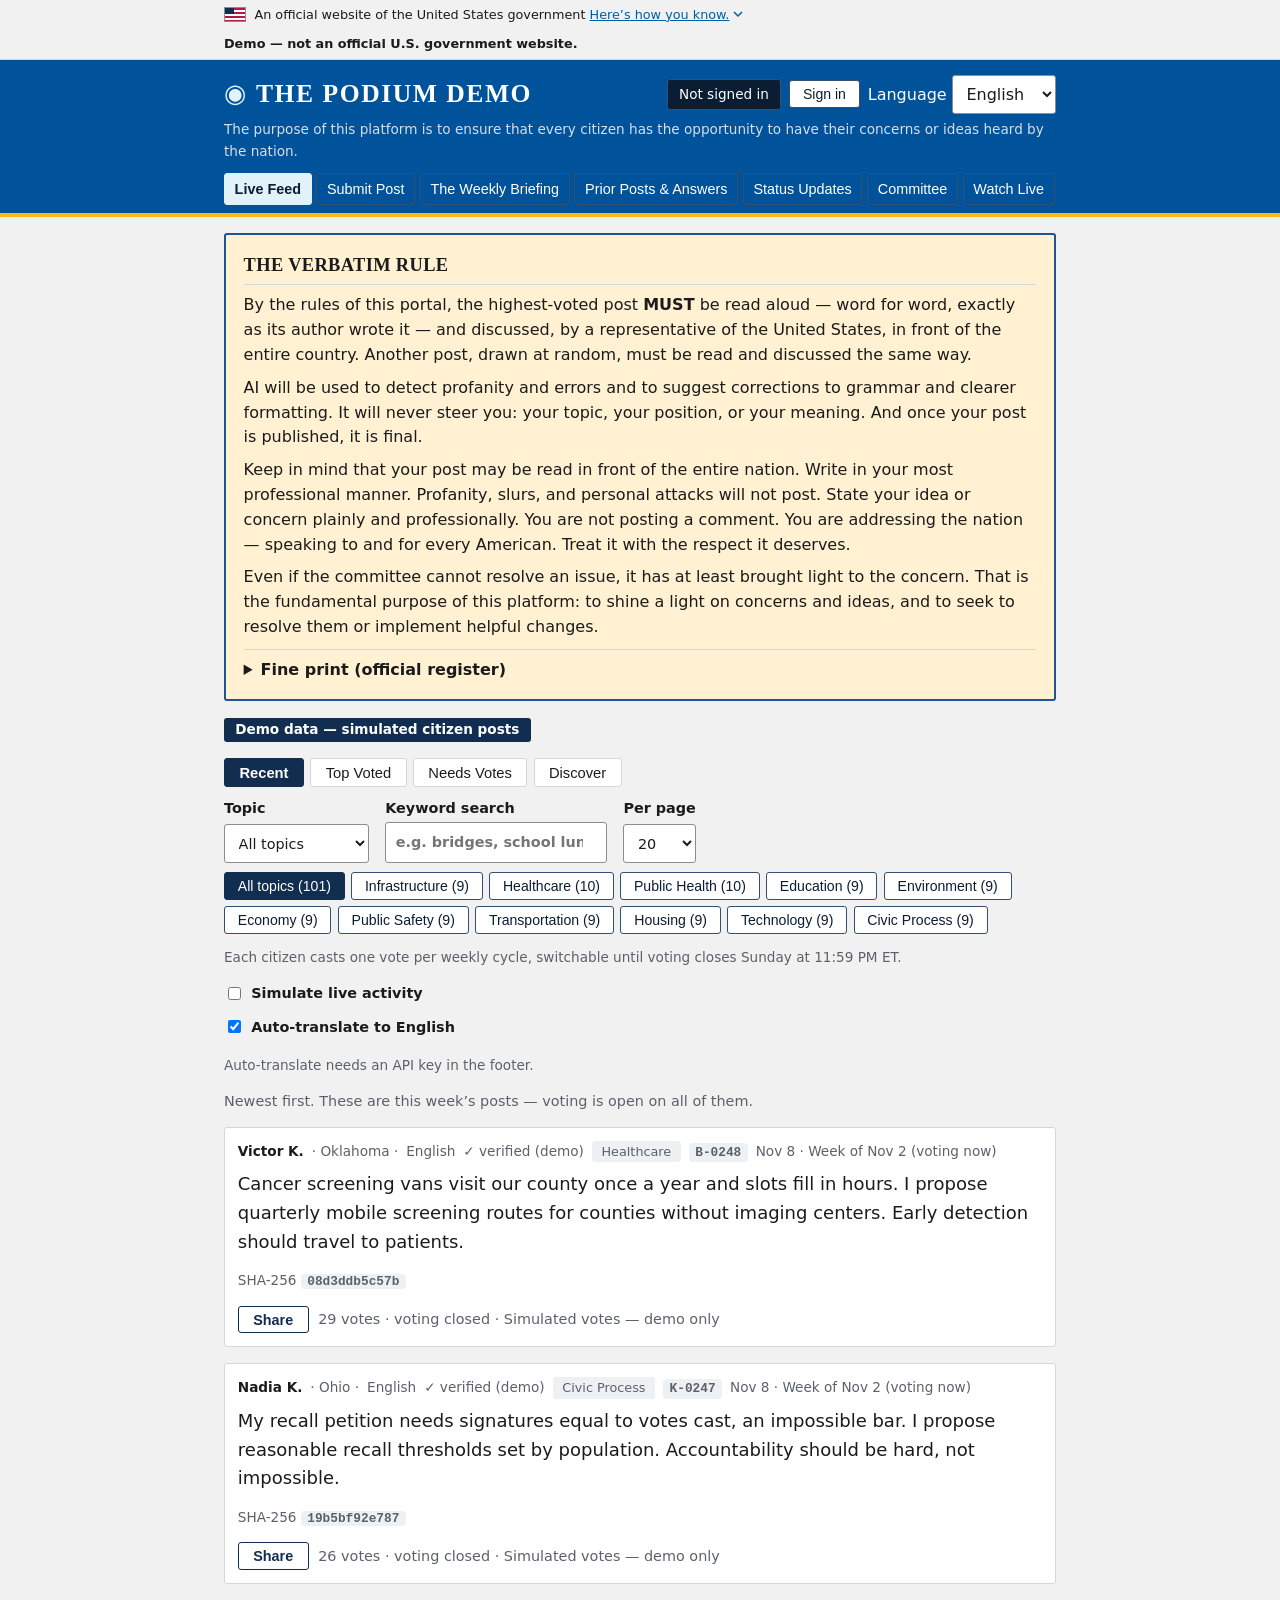
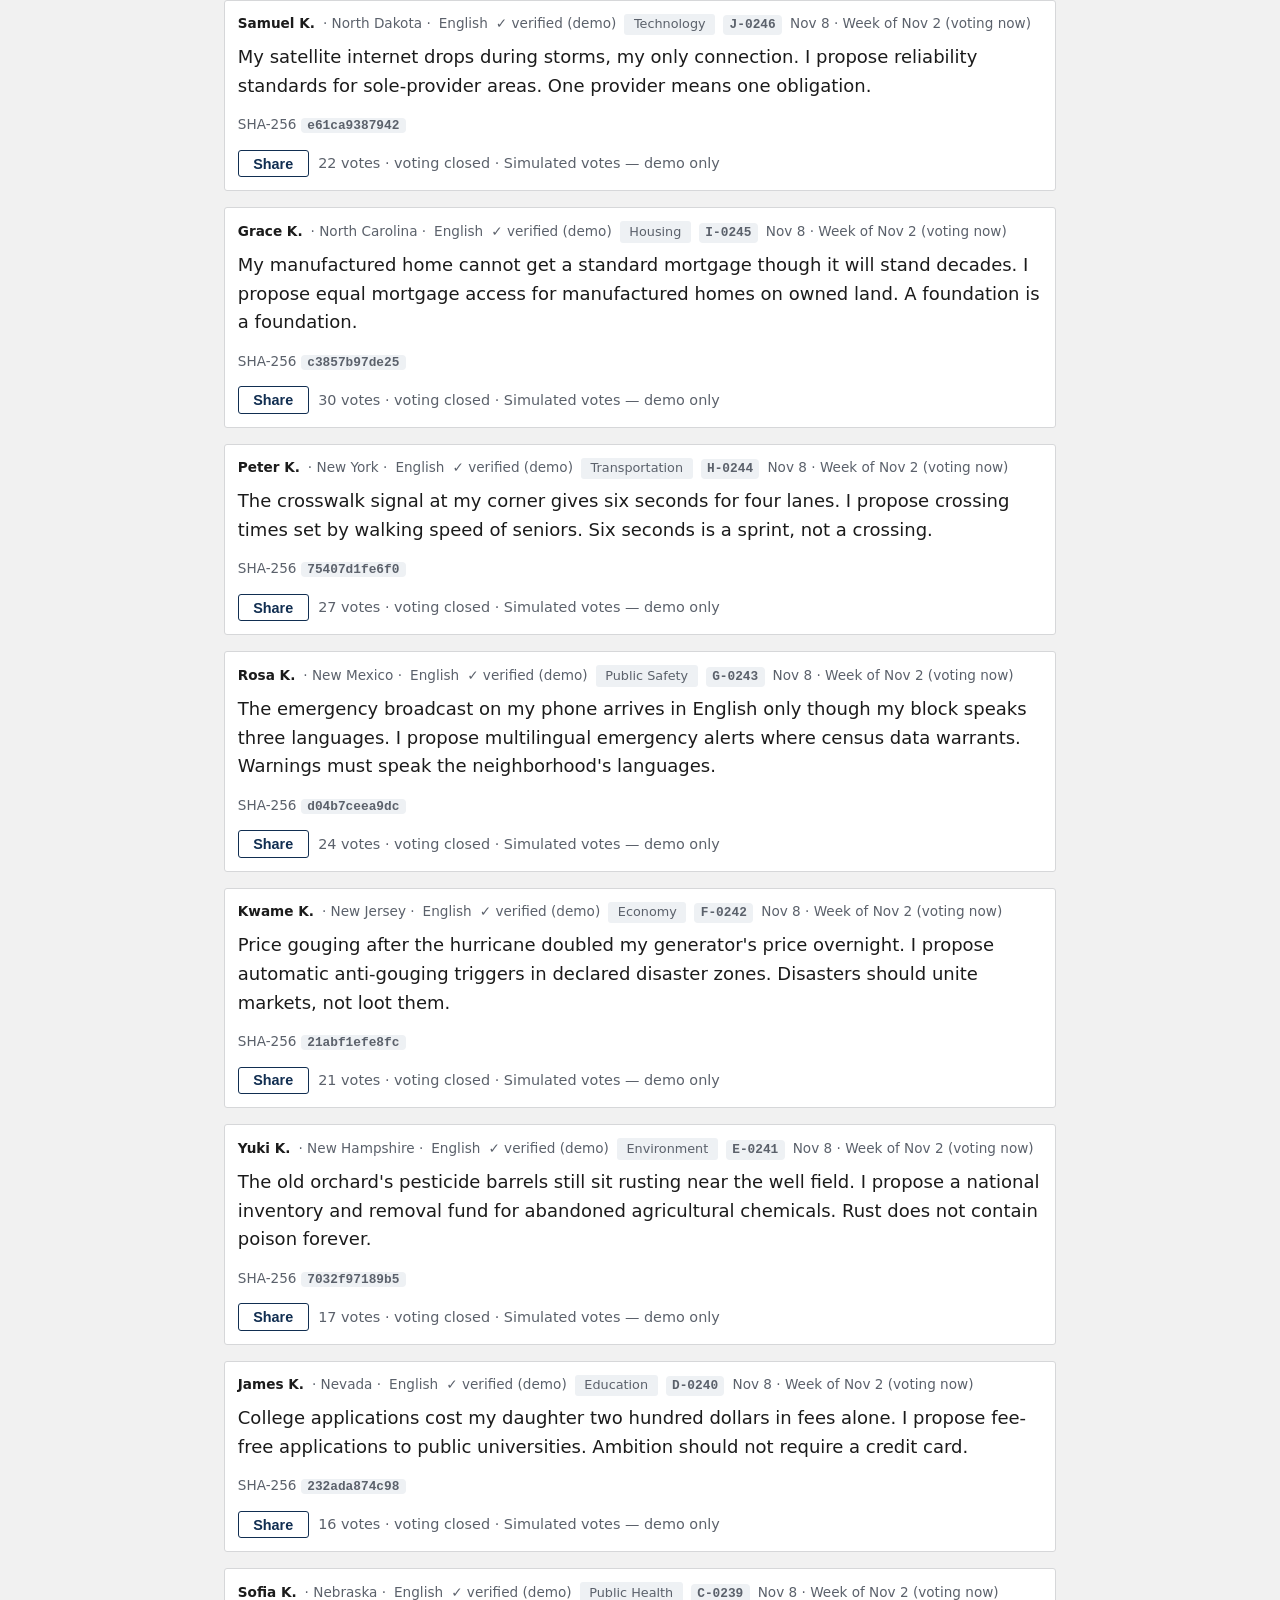
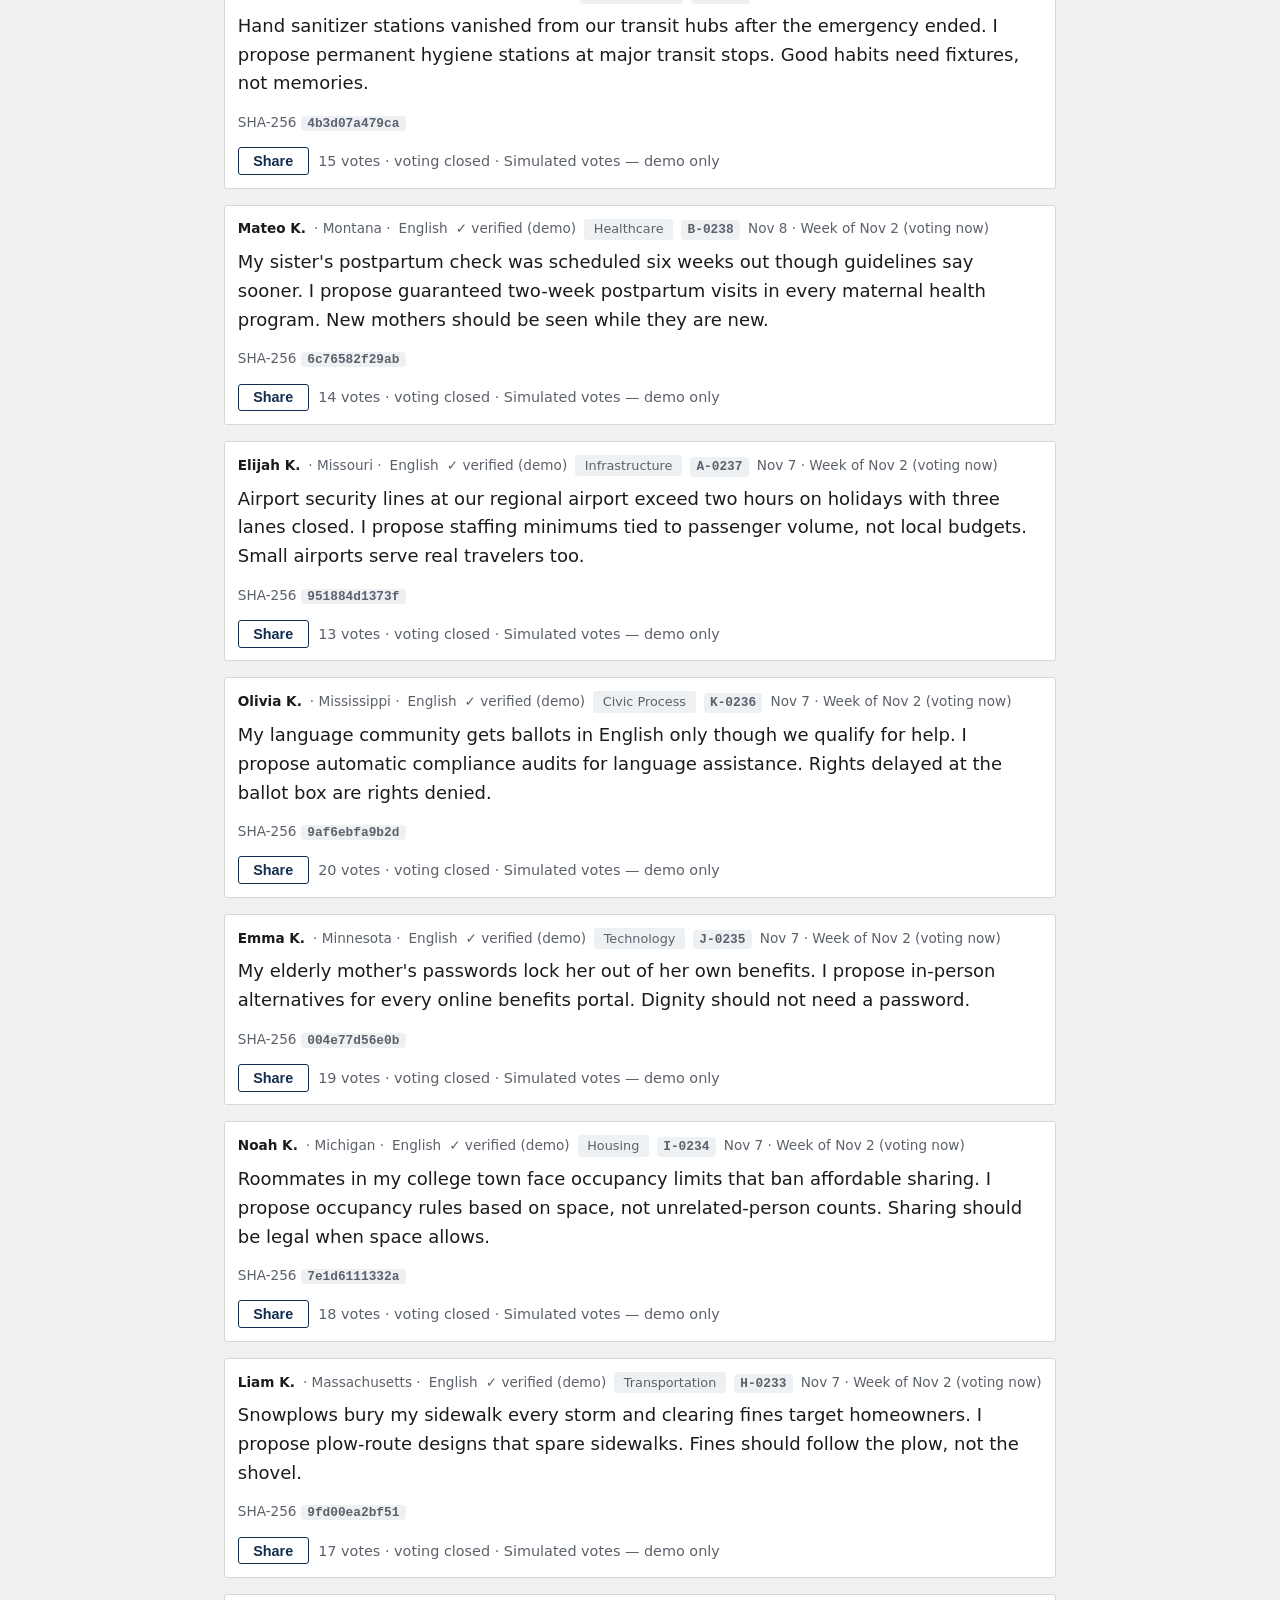
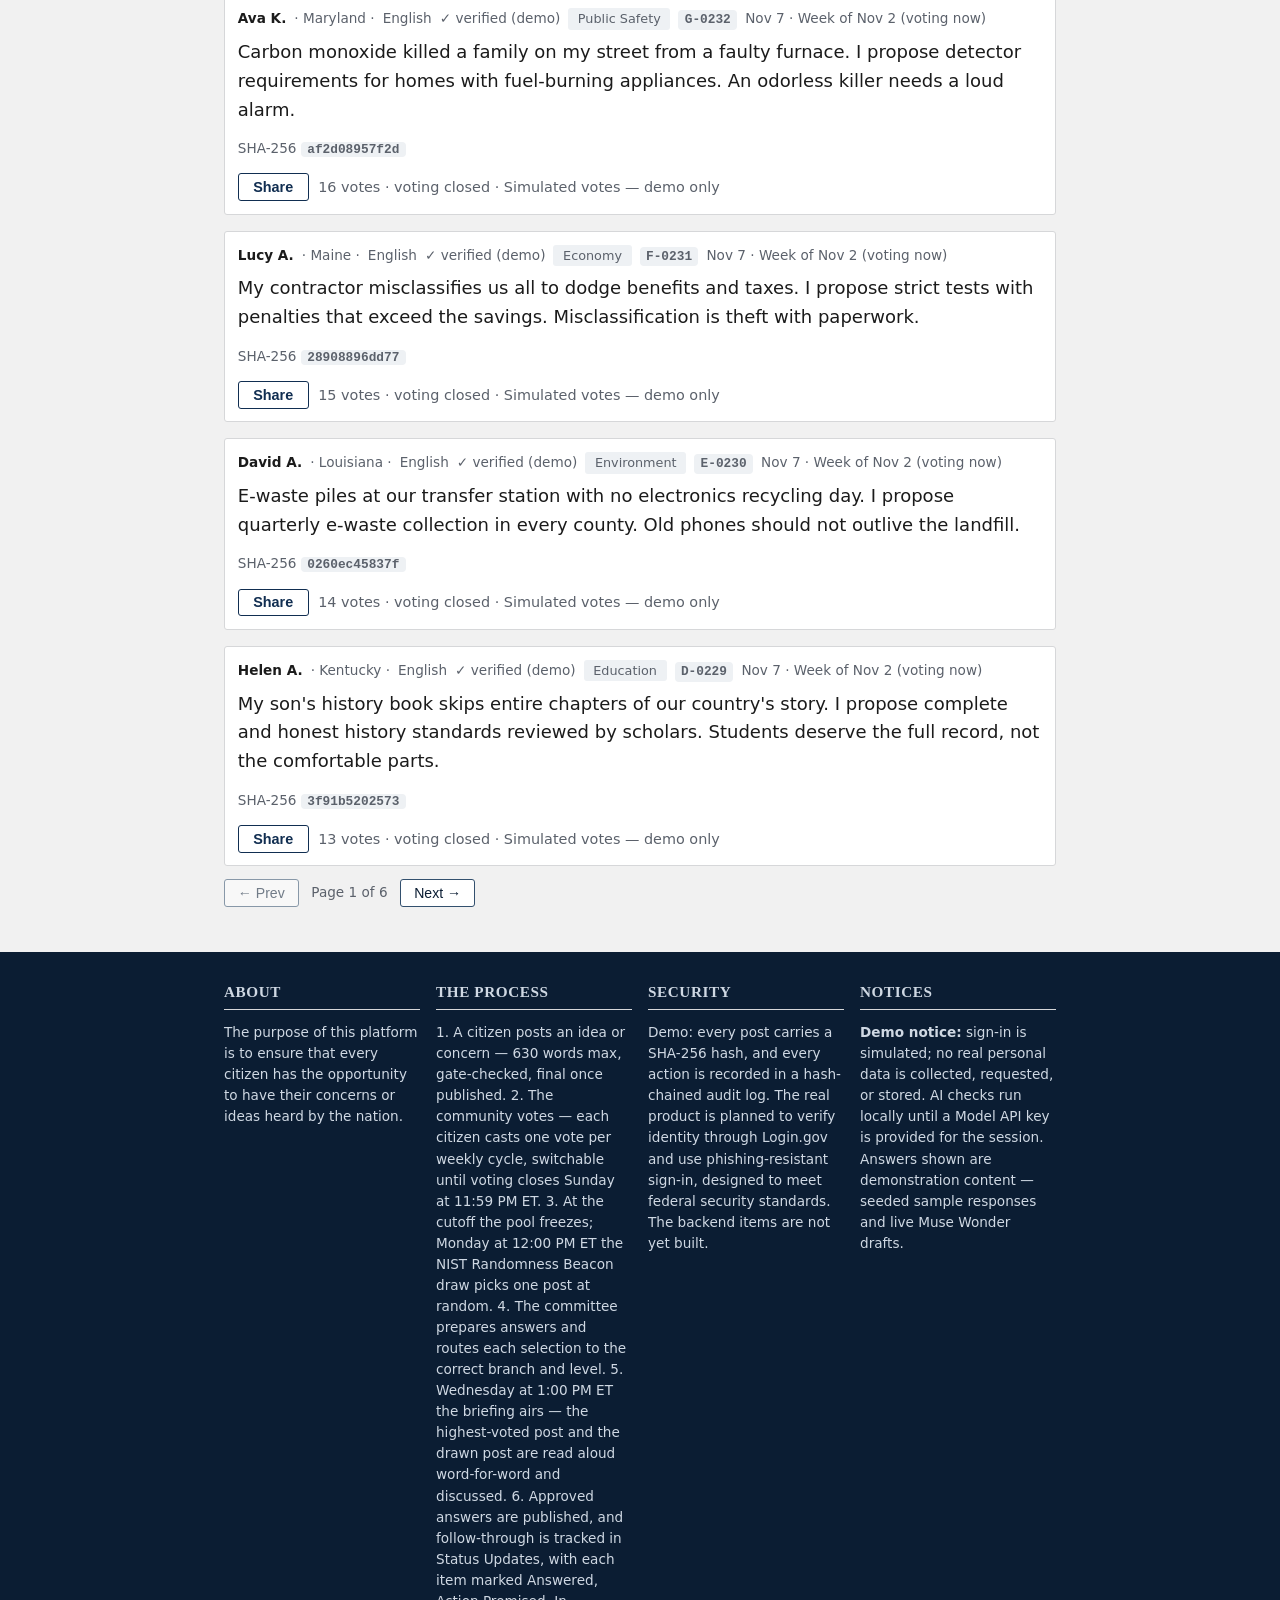
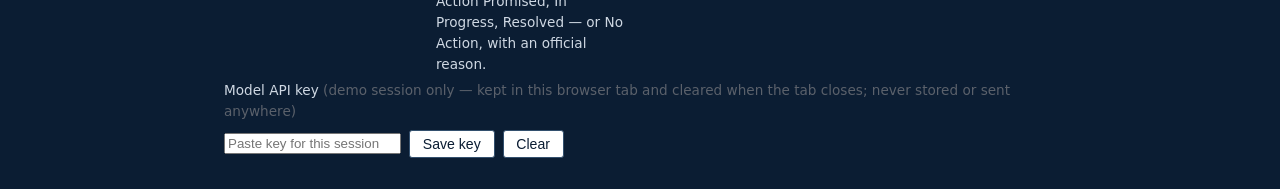
<file: index.html>
<!DOCTYPE html>
<html lang="en">
<head>
<meta charset="utf-8">
<meta name="viewport" content="width=device-width, initial-scale=1">
<title>The Podium Demo — A Civic Portal</title>
<meta name="description" content="Verified citizens post ideas and concerns. The community votes. Each week the top-voted post plus one randomly drawn post are read aloud verbatim and addressed in a public briefing.">
<link rel="stylesheet" href="css/style.css">
</head>
<body>
<a class="skip-link" href="#main" id="skipLink">Skip to main content</a>

<div class="gov-banner"><div class="wrap"><span class="flag-mark" aria-hidden="true"></span><span><span id="govText">An official website of the United States government</span> <button type="button" class="how-you-know" id="govHow" aria-expanded="false" aria-controls="govPanel"><span id="govHowLabel">Here&rsquo;s how you know.</span><svg class="chev" width="10" height="7" viewBox="0 0 10 7" aria-hidden="true"><path d="M1 1l4 4 4-4" fill="none" stroke="currentColor" stroke-width="1.5"/></svg></button></span></div><div class="wrap"><strong class="gov-qual" id="govDemo">Demo — not an official U.S. government website.</strong></div><div class="wrap gov-panel" id="govPanel" hidden></div></div>

<header class="site-header">
  <div class="wrap header-row">
    <div class="brand">
      <span class="brand-mark" aria-hidden="true">&#9673;</span>
      <div>
        <h1 class="brand-title">THE PODIUM DEMO</h1>
      </div>
    </div>
    <div class="citizen-box">
      <span class="citizen-chip" id="citizenChip">Not signed in</span>
      <button type="button" class="btn btn-small" id="switchCitizenBtn">Sign in</button>
      <label id="langWrap"><span id="langLabel">Language</span>
        <select id="langSel" aria-label="Language"><option value="en">English</option><option value="es">Espa&ntilde;ol</option></select>
      </label>
    </div>
  </div>
  <p class="wrap brand-sub" id="brandSub">The purpose of this platform is to ensure that every citizen has the opportunity to have their concerns or ideas heard by the nation.</p>
  <nav class="wrap main-nav" aria-label="Primary" id="mainNav">
    <button type="button" class="tab is-active" data-view="feed" aria-current="page">Live Feed</button>
    <button type="button" class="tab" data-view="post">Submit Post</button>
    <button type="button" class="tab" data-view="briefing">The Weekly Briefing</button>
    <button type="button" class="tab" data-view="prior">Prior Posts &amp; Answers</button>
    <button type="button" class="tab" data-view="status">Status Updates</button>
    <button type="button" class="tab" data-view="committee">Committee</button>
    <button type="button" class="tab" data-view="watch">Watch Live <span class="tab-live" id="watchTabLive" hidden>LIVE</span></button>
  </nav>
</header>

<main id="main" class="wrap">

  <!-- THE VERBATIM RULE: shown at top of home page and above the composer -->
  <section class="rule-card" id="ruleCard" aria-labelledby="ruleHeading">
    <h2 id="ruleHeading">The Verbatim Rule</h2>
    <p id="ruleP1">By the rules of this portal, the highest-voted post <strong>MUST</strong> be read aloud &mdash; word for word, exactly as its author wrote it &mdash; and discussed, by a representative of the United States, in front of the entire country. Another post, drawn at random, must be read and discussed the same way.</p>
    <p id="ruleP2">AI will be used to detect profanity and errors and to suggest corrections to grammar and clearer formatting. It will never steer you: your topic, your position, or your meaning. And once your post is published, it is final.</p>
    <p id="ruleP3">Keep in mind that your post may be read in front of the entire nation. Write in your most professional manner. Profanity, slurs, and personal attacks will not post. State your idea or concern plainly and professionally. You are not posting a comment. You are addressing the nation &mdash; speaking to and for every American. Treat it with the respect it deserves.</p>
    <p id="ruleP4">Even if the committee cannot resolve an issue, it has at least brought light to the concern. That is the fundamental purpose of this platform: to shine a light on concerns and ideas, and to seek to resolve them or implement helpful changes.</p>
    <details class="fine-print">
      <summary id="fineSummary">Fine print (official register)</summary>
      <p class="fine-print-lede" id="fineLede">All submissions are subject to automated pre-publication review. Submissions containing profanity, slurs, or personal attacks shall not be published. Submissions containing slang or errors materially affecting comprehensibility shall be held pending correction by the submitting party, with suggested revisions provided for consideration; no submission shall be altered by the System without the submitting party&rsquo;s express action. Weekly selections shall consist of (i) the submission receiving the highest number of votes during the applicable period and (ii) one (1) submission selected by random drawing from among all eligible published submissions. Selected submissions shall be read aloud in their entirety, verbatim, and discussed in the weekly briefing. A published submission is final and shall not be edited or redacted.</p>
      <h3 class="statements-heading" id="statementsHeading">Statements of policy, principles, and fundamentals</h3>
      <p id="finePurpose">The purpose of this platform is to ensure that every citizen has the opportunity to have their concerns or ideas heard by the nation. Citizens will address the nation and speak on its behalf.</p>
      <ul id="fineList">
        <li>The highest-voted post and one randomly drawn post are read aloud in full, word for word, by a representative of the United States and discussed in the weekly briefing. No editor stands between author and nation. Nothing is edited after posting.</li>
        <li>AI detects problems and suggests wording only before publication. It never steers a post's topic, position, or meaning, and never changes, substitutes, or declines a post on its own.</li>
        <li>Profanity, slurs, and personal attacks are blocked outright and never publish. Slang, misspellings, grammar, and unclear text are held with suggested rewording; the author accepts the suggestion or retypes the text, and AI never changes text silently. Held drafts are not published, do not enter the draw, and do not use the citizen's one-post slot.</li>
        <li>Once published, a post is final. It cannot be deleted, withdrawn, archived, or hidden.</li>
        <li>Voting is upvote-only. Each citizen casts one vote per weekly cycle, switchable until voting closes Sunday at 11:59 PM ET.</li>
        <li>Each citizen may submit one post per weekly cycle.</li>
        <li>Posts are limited to 630 words.</li>
        <li>The random draw is tamper-proof: the eligible pool is frozen in a fixed published order at the cutoff, and the position is the NIST Randomness Beacon value modulo the pool size, plus one. The draw is internal only, with no button, replay, or re-roll.</li>
        <li>The committee prepares answers only. It never alters, substitutes, delays, or declines a selection. It reviews selections one week in advance and routes each answer to the correct branch and level.</li>
        <li>The committee does not fund. It asks for funds and allocates funds.</li>
        <li>Committee answers begin as AI drafts that the committee votes on as written &mdash; never edited &mdash; and approves as the committee, the answerer of record; no individual member is named. AI never delivers a final answer alone and never touches a citizen post. The drafts are public: the public sees the drafts and the vote, not only approved answers.</li>
        <li>An exact-duplicate post in the same cycle does not create a new post; the citizen is offered an upvote on the existing post, with no option to post it anyway. The draw pool excludes the winner and any post exactly matching the winner. Posts that are similar but not identical receive only an advisory note.</li>
        <li>The Live Feed shows the current cycle only. Posts from past cycles that were never selected are deleted; selected posts are kept as the briefing record.</li>
        <li>Posting and voting run from Monday 12:00 AM to Sunday 11:59 PM ET. The pool freezes at the Sunday cutoff, the draw is Monday at 12:00 PM ET, the committee votes Friday and sends agency requests Saturday, the agency prepares its position Monday&ndash;Tuesday, and the briefing airs Wednesdays at 1:00 PM ET as the fixed opening segment.</li>
        <li>This Week shows only the most recently aired briefing. Next Week shows the next briefing's selections. A briefing's replay is published when that briefing airs. Prior Posts &amp; Answers and Status Updates list aired selections only.</li>
        <li>Participation is limited to verified citizens; in this demo, verification is simulated only, and no real identification is collected or stored.</li>
        <li>Language: a citizen may post in any language. The original post is the official record and is read aloud verbatim in the author's language. Translations are machine aids for readers and never replace the original.</li>
        <li id="fineLi18">Live activity: when &lsquo;Simulate live activity&rsquo; is enabled, the feed shows AI-generated demonstration posts, clearly labeled. They are never voted on, never drawn, and never briefed.</li>
        <li id="fineLi19">Mock accounts: signing up stores a local profile in this browser only, with no real identity verification.</li>
        <li id="fineLi20">Real sign-in/sign-up: shown as a preview; the backend and text verification are not yet built.</li>
        <li id="fineLi21">Security: every post carries a SHA-256 hash, and every action is recorded in a hash-chained audit log.</li>
      </ul>
    </details>
  </section>

  <!-- ============ FEED ============ -->
  <section id="view-feed" class="view" aria-label="Feed of citizen posts">
    <h2 class="sr-only" id="feedHeading">Live Feed</h2>
    <p><span class="status-pill" id="demoDataBadge">Demo data — simulated citizen posts</span></p>
    <div class="feed-controls">
      <div class="subtabs" role="tablist" aria-label="Feed order" id="orderList">
        <button type="button" class="subtab is-active" data-feed="recent" role="tab" aria-selected="true">Recent</button>
        <button type="button" class="subtab" data-feed="top" role="tab" aria-selected="false">Top Voted</button>
        <button type="button" class="subtab" data-feed="needs" role="tab" aria-selected="false">Needs Votes</button>
        <button type="button" class="subtab" data-feed="discover" role="tab" aria-selected="false">Discover</button>
      </div>
      <div class="feed-filters">
        <label class="filter-label" id="topicFilterWrap"><span id="topicFilterLabel">Topic</span>
          <select id="topicFilter"></select>
        </label>
        <label class="filter-label" id="searchWrap"><span id="searchLabel">Keyword search</span>
          <input type="search" id="searchInput" placeholder="e.g. bridges, school lunches" autocomplete="off">
        </label>
        <label class="filter-label" id="pageSizeWrap"><span id="pageSizeLabel">Per page</span>
          <select id="pageSizeSel">
            <option value="10">10</option>
            <option value="20" selected>20</option>
            <option value="50">50</option>
          </select>
        </label>
      </div>
      <div class="topic-list" id="topicList" aria-label="Filter by topic"></div>
      <p class="hint" id="voteRule">Each citizen casts one vote per weekly cycle, switchable until voting closes Sunday at 11:59 PM ET.</p>
    </div>
    <p class="feed-note" id="feedNote"></p>
    <ol class="post-list" id="postList"></ol>
    <div class="pager" id="feedPager" hidden>
      <button type="button" class="btn btn-small" id="prevPage">&#8592; Prev</button>
      <span class="hint" id="pageInfo" aria-live="polite">Page 1 of 1</span>
      <button type="button" class="btn btn-small" id="nextPage">Next &#8594;</button>
    </div>
  </section>

  <!-- ============ COMPOSER ============ -->
  <section id="view-post" class="view" hidden aria-label="Post composer">
    <h2 class="sr-only" id="postHeading">Submit Post</h2>
    <div class="mini-rule" role="note" aria-label="Reminder of the rule" id="miniRule">
      <strong id="miniRuleStrong">The Verbatim Rule applies.</strong> <span id="miniRuleText">Your post may be read aloud, word for word, in front of the entire nation. Profanity, slurs, and personal attacks will not post. Once published, it is final.</span>
      <a href="#ruleCard" id="readFullRule">Read the full rule</a>
    </div>
    <div id="onePostNotice" class="notice" hidden></div>
    <form id="composerForm" novalidate>
      <div class="composer-row">
        <div class="field">
          <label for="composerTopic"><span id="composerTopicLabel">Topic</span> <span class="hint" id="composerTopicHint">Pick a topic, or accept the single AI suggestion at review.</span></label>
          <select id="composerTopic"></select>
        </div>
        <div class="field timer-field">
          <span class="timer" id="readTimer">read-aloud time &#8776; 0:00 of 4:30</span>
          <span class="hint" id="timerHint">read-aloud time &middot; max 630 words</span>
          <span class="ai-mode" id="aiMode">AI: local fallback</span>
        </div>
      </div>
      <div class="field">
        <label for="composerText" id="composerTextLabel">Your address to the nation</label>
        <textarea id="composerText" rows="8" maxlength="9000" placeholder="State your idea or concern plainly and professionally&hellip;" aria-describedby="gateMessages voicedPanel"></textarea>
      </div>
      <div id="gateMessages" aria-live="polite"></div>
      <div id="softFlags"></div>
      <div id="clarityPanel" hidden></div>
      <aside id="voicedPanel" class="voiced" hidden aria-live="polite"></aside>
      <div class="composer-actions">
        <button type="button" class="btn btn-secondary" id="previewBtn">Hear it as the nation will</button>
        <button type="button" class="btn btn-secondary" id="hearDraftBtn">Hear this draft</button>
        <button type="submit" class="btn btn-primary" id="publishBtn">Publish (final)</button>
      </div>
      <p class="hint" id="publishNote">Publishing is final: posts cannot be edited or redacted. The AI checks wording only &mdash; never your topic, position, or meaning.</p>
    </form>
  </section>

  <!-- ============ BRIEFING ============ -->
  <section id="view-briefing" class="view" hidden aria-label="Weekly briefing">
    <h2 id="briefingTitle">This week&rsquo;s briefing</h2>
    <p class="lede" id="briefingLede1">Two posts take up most of the segment: the highest-voted post and one post drawn at random. Both are read aloud verbatim and answered. Follow-ups on earlier posts get only a brief live mention; the full record lives under Prior Posts &amp; Answers and Status Updates.</p>
    <p class="lede" id="briefingLede2">The weekly schedule (all times ET): posting and voting week Monday 00:00 &#8594; Sunday 23:59; cutoff Sunday 23:59, when the eligible pool is frozen and published; draw Monday 12:00, pre-announced; committee week Monday &#8594; Sunday to evaluate both selected posts and formulate both answers — answers ONLY, it can never alter, substitute, delay, or decline a selection; briefing Wednesday 1:00 PM. The Podium segment is the fixed opening segment of the Wednesday briefing: if no regular briefing is scheduled that Wednesday, the segment still runs on its own at the same time.</p>
    <p><button type="button" class="btn btn-small" id="gotoWatchBtn">Watch Live &#8594;</button> <span class="hint" id="gotoWatchHint">Attend the airing of this briefing.</span></p>

    <section class="card" id="testDraftSection" aria-labelledby="testDraftHeading">
      <h3 id="testDraftHeading">Test: Draft with Wonder &#8212; Jeff B-0014</h3>
      <p class="hint" id="testDraftLede">Demo test control. Drafts a fresh answer for Jeff B-0014 (Week 2, briefed Oct 28) alongside the original record, for comparison only. The original answer is unchanged.</p>
      <div id="testDraftZone"></div>
    </section>

    <ol class="pipeline" id="pipelineList"></ol>

    <section id="nextSection" aria-labelledby="nextHeading">
      <h3 id="nextHeading">Next Week</h3>
      <p class="hint" id="nextHint">Selected posts in committee review. Answers are still being formulated — never presented as final. These selections are published after the Monday draw, once the draw has selected the posts: the full posts for the next briefing appear here from the draw onward, in full, with approved answers published as soon as the committee approves them.</p>
      <ul id="nextList" class="next-list"></ul>
    </section>


    <section class="card" aria-labelledby="drawHeading">
      <h3 id="drawHeading">The random draw &mdash; verifiably fair</h3>
      <p id="drawLede">The eligible pool is frozen and published <em>first</em> (all posts that passed the wording check since the last draw, minus the top-voted winner). The system runs the draw at the pre-announced time: <code>position = beacon value modulo the pool size + 1</code>. Random selection is conducted using the NIST Randomness Beacon.</p>
      <dl class="draw-facts" id="drawFacts"></dl>
      <h4 id="excludedHeading">Excluded from the pool</h4>
      <ul id="excludedList" class="excluded-list"></ul>
      <p class="hint" id="drawReadonly">Record of the draw: pool size, beacon timestamp and value, computed position, and the drawn post. The draw runs once, internally — nothing here re-runs it.</p>
      <h4 id="workedHeading">Worked example</h4>
      <p class="worked" id="workedBody">Pool of 12, beacon value ending &hellip;4839 &rarr; 4839 mod 12 = 3 &rarr; +1 = <strong>post #4</strong>.</p>
      <p class="hint" id="committeeRule">Committee rule: the committee prepares answers ONLY. It can never alter, substitute, delay, or decline a selected post. It has one week to formulate an answer and route the topic to the right branch or level of government.</p>
    </section>

  </section>

  <!-- ============ WATCH LIVE ============ -->
  <section id="view-watch" class="view" hidden aria-label="Watch live broadcast">
    <h2 id="watchHeading">Watch Live</h2>
    <p class="lede" id="watchLede">Attend the weekly briefing broadcast. The Weekly Briefing tab holds the record of what was and will be discussed; this tab is the airing itself.</p>
    <div class="demo-bar" id="watchDemoBar">
      <span class="hint" id="demoBarHint"><strong>Demo only:</strong> broadcast states (Upcoming, Live, Replay) can be previewed on demand. The real product follows the clock.</span>
      <div class="btn-row" role="group" aria-label="Preview broadcast state" id="demoBarGroup">
        <button type="button" class="btn btn-small" data-watch-state="auto" aria-pressed="true">Auto (clock)</button>
        <button type="button" class="btn btn-small" data-watch-state="upcoming" aria-pressed="false">Upcoming</button>
        <button type="button" class="btn btn-small" data-watch-state="live" aria-pressed="false">Live</button>
        <button type="button" class="btn btn-small" data-watch-state="replay" aria-pressed="false">Replay</button>
      </div>
    </div>
    <p class="hint" id="videoDisclaimerWatch">These videos are AI-generated demonstrations, produced solely to illustrate the format of a weekly Podium briefing. The Podium will never use AI-generated video; all briefings will feature real people.</p>
    <div id="watchMain"></div>
    <section aria-labelledby="watchLibraryHeading" id="watchLibrarySection">
      <h3 id="watchLibraryHeading">Past briefings</h3>
      <ul id="watchLibrary" class="watch-library"></ul>
    </section>
    <p><button type="button" class="btn btn-small" id="backToBriefingBtn">&#8592; Briefing record</button></p>
    <p class="hint" id="watchSimNote">Demo simulation: the player stands in for the real briefing stream. Broadcast logic (schedule, autoplay, sound) is real.</p>
  </section>

  <!-- ============ COMMITTEE ============ -->
  <section id="view-committee" class="view" hidden aria-label="Citizen committee roster">
    <h2 id="committeeHeading">Committee</h2>
    <p class="lede" id="committeeLede">The committee is 12 ordinary verified citizens, chosen by random draw, serving 12-week terms, with one new citizen joining every week. The committee works for the citizen whose post was selected &mdash; it reviews and approves the answers, and tracks each one until it is resolved or formally closed with no action. It does not fund; it asks for and allocates funds.</p>
    <details class="fine-print" id="committeeRules">
      <summary id="committeeRulesSummary">Committee rules &mdash; selection, pay, structure &amp; schedule</summary>
      <h3 class="statements-heading" id="committeeRulesSelectionH">How members are selected</h3>
      <p id="committeeRulesSelectionB">Twelve ordinary verified citizens, chosen by random draw from a national pool using the NIST Randomness Beacon &mdash; the same method as the post draw, proof against rigging. Selection is a summons, not a draft: if your name comes up, you agree to serve or decline and the next citizen is drawn. To serve you must be a verified citizen, 18 or older, with no post in the current cycle, not a government employee, and not currently incarcerated or on parole or probation &mdash; a past felony does not exclude you; eligibility returns 5 years after the sentence is fully complete. Terms are 12 weeks, one new citizen joins every week, and after cycling out you sit out 12 weeks. No more than 2 terms per year. No committee member can submit a post while serving on the committee, for the whole 12-week term.</p>
      <h3 class="statements-heading" id="committeeRulesPayH">Pay</h3>
      <p id="committeeRulesPayB">Members are paid $150 per day, for Friday and Saturday ($300 a week). The solo thinking days are not separately paid. Travel, hotel, and meals for the weekly in-person meeting are covered separately at government rates and booked directly &mdash; members never pay out of pocket &mdash; plus childcare support for in-person days. The pay is $150 flat, no top-up. The plan isn't for committee members to get rich off this &mdash; it's more of a public service.</p>
      <h3 class="statements-heading" id="committeeRulesStructureH">Structure</h3>
      <p id="committeeRulesStructureB">Twelve members, each holding an equal share of the decision-making power. Government agency liaisons advise only and do not vote. Each week the committee receives the selected posts and the AI-drafted answers and votes on whether to follow the AI suggestions. A split vote means no action on that post this week and the post reverts to shine light &mdash; it is still read aloud and tracked, never buried. The narrator and the committee spokesperson are permanent salaried roles who present only: the narrator reads posts word-for-word and the spokesperson presents the committee's approved answers. Neither has any authority over posts or answers. If either quits or is fired, the committee hires a replacement. Hiring and dismissal are by committee vote, against public criteria.</p>
      <h3 class="statements-heading" id="committeeRulesScheduleH">Weekly schedule</h3>
      <p id="committeeRulesScheduleB">Members receive the selected posts as soon as they are selected and have 3 days on their own to think about them. They all meet in person on Friday to deliberate and vote, and on Saturday to send the agency requests and set tracking in motion. The agency's response arrives Wednesday morning by video call, and the narrator and the committee spokesperson make the script and record live at 1:00 PM ET. Travel and lodging for every member every week are covered at government rates and booked directly.</p>
      <h3 class="statements-heading" id="committeeRulesStartupH">Starting the program: the first committee</h3>
      <p id="committeeRulesStartupP1">The program starts with 12 new citizens selected at once, by the same NIST draw and summons as every later selection.</p>
      <p id="committeeRulesStartupP2">To reach the steady rotation &mdash; one member joining and one leaving each Monday &mdash; the first 12 serve staggered starting terms. Each member is assigned an exit week, 1 through 12, by a single NIST random draw at the first meeting. The member assigned week 1 cycles out after one week of service; the member assigned week 2 cycles out after two weeks; and so on until the member assigned week 12, who serves the full twelve weeks.</p>
      <p id="committeeRulesStartupP3">Each Monday, the member cycling out is replaced by a new member drawn the same way, so the committee always has 12 serving members. After the twelfth week, every seat is on a normal 12-week term and the steady rotation is in place.</p>
      <p id="committeeRulesStartupP4">A full 12-week term pays $300 a week &mdash; $3,600. The member who cycles out first serves one week and is paid $300: the biggest financial loss of the starting group, $3,300 less than a full term. Each later exit loses less; the member who serves all twelve weeks loses nothing.</p>
      <p id="committeeRulesStartupP5">This is not a penalty. The staggered exit is what makes the rotation possible: without it, all 12 would leave at once after twelve weeks and the committee would lose all of its experience in a single week. With it, eleven experienced members always remain to carry the work and teach the newcomer. The first members out are the ones who make the program work &mdash; their short first terms are a crucial part of starting it, not a punishment for anything they did.</p>
      <p id="committeeRulesStartupP6">A short starting term still counts as a term for the sit-out rule: after cycling out, a member sits out twelve weeks before being eligible again.</p>
    </details>
    <ul id="committeeList" class="post-list"></ul>
    <p class="hint" id="committeeNote">One citizen cycles out and one new citizen joins every week, so the committee is always 12 people with a mix of experience.</p>
  </section>

  <!-- ============ PRIOR POSTS & ANSWERS ============ -->
  <section id="view-prior" class="view" hidden aria-label="Prior posts and answers archive">
    <h2 id="priorHeading">Prior Posts &amp; Answers</h2>
    <p class="lede" id="priorLede">The archive of past briefing selections: each item shows the original post, verbatim, plus the committee&rsquo;s answer. Check anytime &mdash; this is the permanent record, not the live broadcast.</p>
    <label class="filter-label"><span id="priorSelectedLabel">Selected post</span>
      <select id="priorSelect"></select>
    </label>
    <article class="card" id="priorCard"></article>
  </section>

  <!-- ============ STATUS UPDATES ============ -->
  <section id="view-status" class="view" hidden aria-label="Status updates follow-through record">
    <p class="hint" id="videoDisclaimerStatus">These videos are AI-generated demonstrations, produced solely to illustrate the format of a weekly Podium briefing. The Podium will never use AI-generated video; all briefings will feature real people.</p>
    <h2 id="statusHeading">Status Updates</h2>
    <p class="lede" id="statusLede">The follow-through record: each item shows the dated progress updates plus the current status. Check anytime &mdash; this is the permanent record, not the live broadcast.</p>
    <label class="filter-label"><span id="statusSelectedLabel">Selected post</span>
      <select id="statusSelect"></select>
    </label>
    <article class="card" id="statusCard"></article>
    <h3 id="auditHeading">Audit log</h3>
    <article class="card" id="auditCard"></article>
  </section>

</main>

<footer class="site-footer">
  <div class="wrap footer-cols">
    <div class="footer-col">
      <h2 id="footerAbout">About</h2>
      <p id="footerAboutText">The purpose of this platform is to ensure that every citizen has the opportunity to have their concerns or ideas heard by the nation.</p>
    </div>
    <div class="footer-col">
      <h2 id="footerProcess">The Process</h2>
      <p id="footerProcessChain">1. A citizen posts an idea or concern &#8212; 630 words max, gate-checked, final once published. 2. The community votes &#8212; each citizen casts one vote per weekly cycle, switchable until voting closes Sunday at 11:59 PM ET. 3. At the cutoff the pool freezes; Monday at 12:00 PM ET the NIST Randomness Beacon draw picks one post at random. 4. The committee prepares answers and routes each selection to the correct branch and level. 5. Wednesday at 1:00 PM ET the briefing airs &#8212; the highest-voted post and the drawn post are read aloud word-for-word and discussed. 6. Approved answers are published, and follow-through is tracked in Status Updates, with each item marked Answered, Action Promised, In Progress, Resolved &#8212; or No Action, with an official reason.</p>
    </div>
    <div class="footer-col">
      <h2 id="footerSecurity">Security</h2>
      <p id="footerSecurityNote">Demo: every post carries a SHA-256 hash, and every action is recorded in a hash-chained audit log. The real product is planned to verify identity through Login.gov and use phishing-resistant sign-in, designed to meet federal security standards. The backend items are not yet built.</p>
    </div>
    <div class="footer-col">
      <h2 id="footerNotices">Notices</h2>
      <p id="footerDemoNotice"><strong>Demo notice:</strong> sign-in is simulated; no real personal data is collected, requested, or stored. AI checks run locally until a Model API key is provided for the session. Answers shown are demonstration content &mdash; seeded sample responses and live Muse Wonder drafts.</p>
    </div>
  </div>
  <div class="wrap key-row">
    <label for="apiKeyInput"><span id="apiKeyLabel">Model API key</span> <span class="hint" id="apiKeyHint">(demo session only — kept in sessionStorage, cleared when the tab closes; never committed)</span></label>
    <input type="password" id="apiKeyInput" autocomplete="off" placeholder="Paste key for this session">
    <button type="button" class="btn btn-small" id="apiKeySave">Save key</button>
    <button type="button" class="btn btn-small" id="apiKeyClear">Clear</button>
  </div>
</footer>

<!-- Preview modal -->
<div class="modal-backdrop" id="previewModal" hidden>
  <div class="modal" role="dialog" aria-modal="true" aria-labelledby="previewTitle">
    <h3 id="previewTitle">Weekly briefing &mdash; verbatim reading</h3>

    <p class="hint" id="previewMeta"></p>
    <p class="hint" id="previewTopic" hidden></p>
    <blockquote class="verbatim" id="previewBody"></blockquote>
    <div class="modal-actions">
      <button type="button" class="btn btn-secondary" id="previewClose">Back to editing</button>
      <button type="button" class="btn btn-primary" id="previewPublish">Publish (final)</button>
    </div>
  </div>
</div>

<!-- Citizen switcher modal -->
<div class="modal-backdrop" id="citizenModal" hidden>
  <div class="modal" role="dialog" aria-modal="true" aria-labelledby="citizenModalTitle">
    <h3 id="citizenModalTitle">Switch demo citizen</h3>
    <p class="hint" id="citizenHint">Simulated sign-in. No real identity is used. Pick any demo citizen to post and vote as them.</p>
    <p class="notice" id="citizenPrompt" hidden></p>
    <h4 id="demoPathHeading">Try as a demo citizen</h4>
    <ul class="citizen-list" id="citizenList"></ul>
    <h4 id="mockPathHeading">Or use your own local account</h4>
    <div id="mockBox">
      <form id="mockSigninForm">
        <div class="field"><label><span id="mockEmailLabel">Email</span><input id="mockEmail" type="email" autocomplete="email"></label></div>
        <div class="field"><label><span id="mockPassLabel">Password</span><input id="mockPass" type="password" autocomplete="current-password"></label></div>
        <div class="gate-error" id="mockError" hidden></div>
        <div class="btn-row"><button type="submit" class="btn btn-primary" id="mockSigninBtn">Sign in</button></div>
        <p class="hint"><a href="#" id="mockForgotLink">Forgot password?</a> &middot; <a href="#" id="mockShowSignup">Sign up</a></p>
        <p class="hint" id="mockForgotNote" hidden></p>
      </form>
      <p class="hint" id="mockExistsNote" hidden></p>
      <form id="mockSignupForm" hidden>
        <div class="field"><label><span id="mockNameLabel">Display name</span><input id="mockName" type="text" autocomplete="nickname"></label></div>
        <div class="field"><label><span id="mockNewEmailLabel">Email</span><input id="mockNewEmail" type="email" autocomplete="email"></label></div>
        <div class="field"><label><span id="mockNewPassLabel">Password</span><input id="mockNewPass" type="password" autocomplete="new-password"></label></div>
        <div class="field"><label><span id="mockStateLabel">State</span><select id="mockStateSel"></select></label></div>
        <div class="field"><button type="button" class="btn btn-small" id="mockVerifyBtn" disabled>Verify identity</button>
          <div class="hint" id="mockVerifyNote"></div></div>
        <div class="gate-error" id="mockSignupError" hidden></div>
        <div class="btn-row"><button type="submit" class="btn btn-primary" id="mockSignupBtn">Sign up</button></div>
        <p class="hint" id="mockBrowserNote"></p>
        <p class="hint"><a href="#" id="mockShowSignin">Back to sign in</a></p>
      </form>
      <div class="btn-row"><button type="button" class="btn btn-secondary" id="mockSignoutBtn" hidden>Sign out</button></div>
    </div>
    <!-- TODO (real product): POST /api/auth/signup + /api/auth/signin go here — backend not built yet. -->
    <!-- TODO (real product): 6-digit code SMS via texting service (e.g. Twilio) — not built yet. Nothing below is saved or sent. -->
    <h4 id="realPathHeading">Real account — coming soon</h4>
    <p class="hint" id="realNote">Preview only — the real sign-in/sign-up needs a backend and a texting service, which are not yet built. Nothing here is saved or sent.</p>
    <div id="realBox">
      <div class="field"><label><span id="realNameLabel">Display name</span><input id="realName" type="text" disabled></label></div>
      <div class="field"><label><span id="realEmailLabel">Email</span><input id="realEmail" type="email" disabled></label></div>
      <div class="field"><label><span id="realPassLabel">Password</span><input id="realPass" type="password" disabled></label></div>
      <div class="field"><label><span id="realPhoneLabel">Phone number</span><input id="realPhone" type="tel" autocomplete="tel" disabled></label></div>
      <div class="field"><button type="button" class="btn btn-small" id="realVerifyBtn" disabled>Verify identity</button>
        <div class="hint" id="realVerifyNote">In the real product, your identity is verified (SSN) before you can post. This demo does not collect SSNs.</div></div>
      <div class="field"><button type="button" class="btn btn-small" id="realSendCodeBtn" disabled>Send verification code</button></div>
      <div class="field"><label><span id="realCodeLabel">6-digit code</span><input id="realCode" inputmode="numeric" maxlength="6" disabled></label></div>
      <p class="hint" id="realSmsNote">The real product texts a 6-digit code to your phone. Enter it here to verify. This demo cannot send texts — the backend and texting service are not yet built.</p>
      <div class="field"><label><span id="realInEmailLabel">Email</span><input id="realInEmail" type="email" disabled></label></div>
      <div class="field"><label><span id="realInPassLabel">Password</span><input id="realInPass" type="password" disabled></label></div>
      <div class="btn-row"><button type="button" class="btn btn-small" id="realInCodeBtn" disabled>Send me a sign-in code</button></div>
      <p class="hint" id="realInNote">Sign in with your password plus a texted code, or with a texted code alone.</p>
    </div>
    <div class="modal-actions">
      <button type="button" class="btn btn-secondary" id="citizenClose">Cancel</button>
    </div>
  </div>
</div>

<script src="js/seed.js"></script>
<script src="js/ai-adapter.js"></script>
<script src="js/store.js"></script>
<script src="js/strings.js"></script>
<script src="js/app.js"></script>
</body>
</html>
</file>
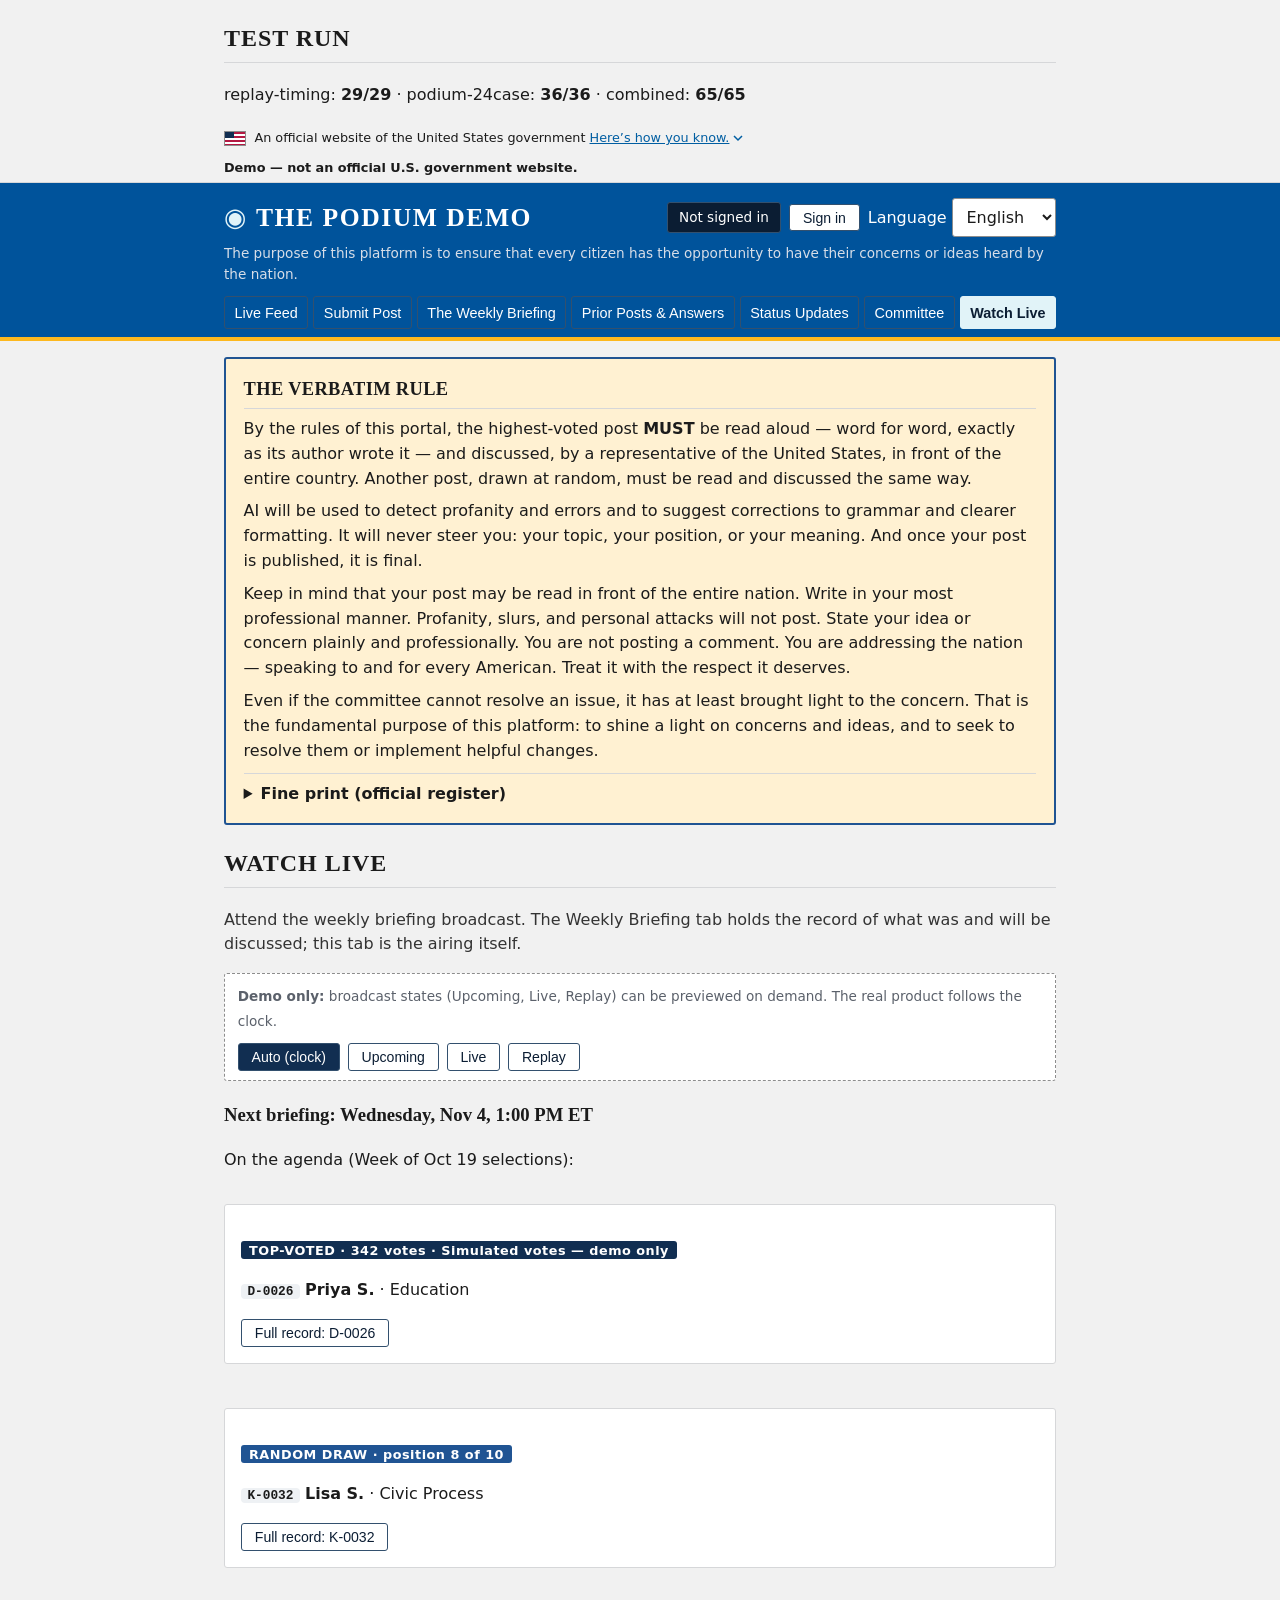
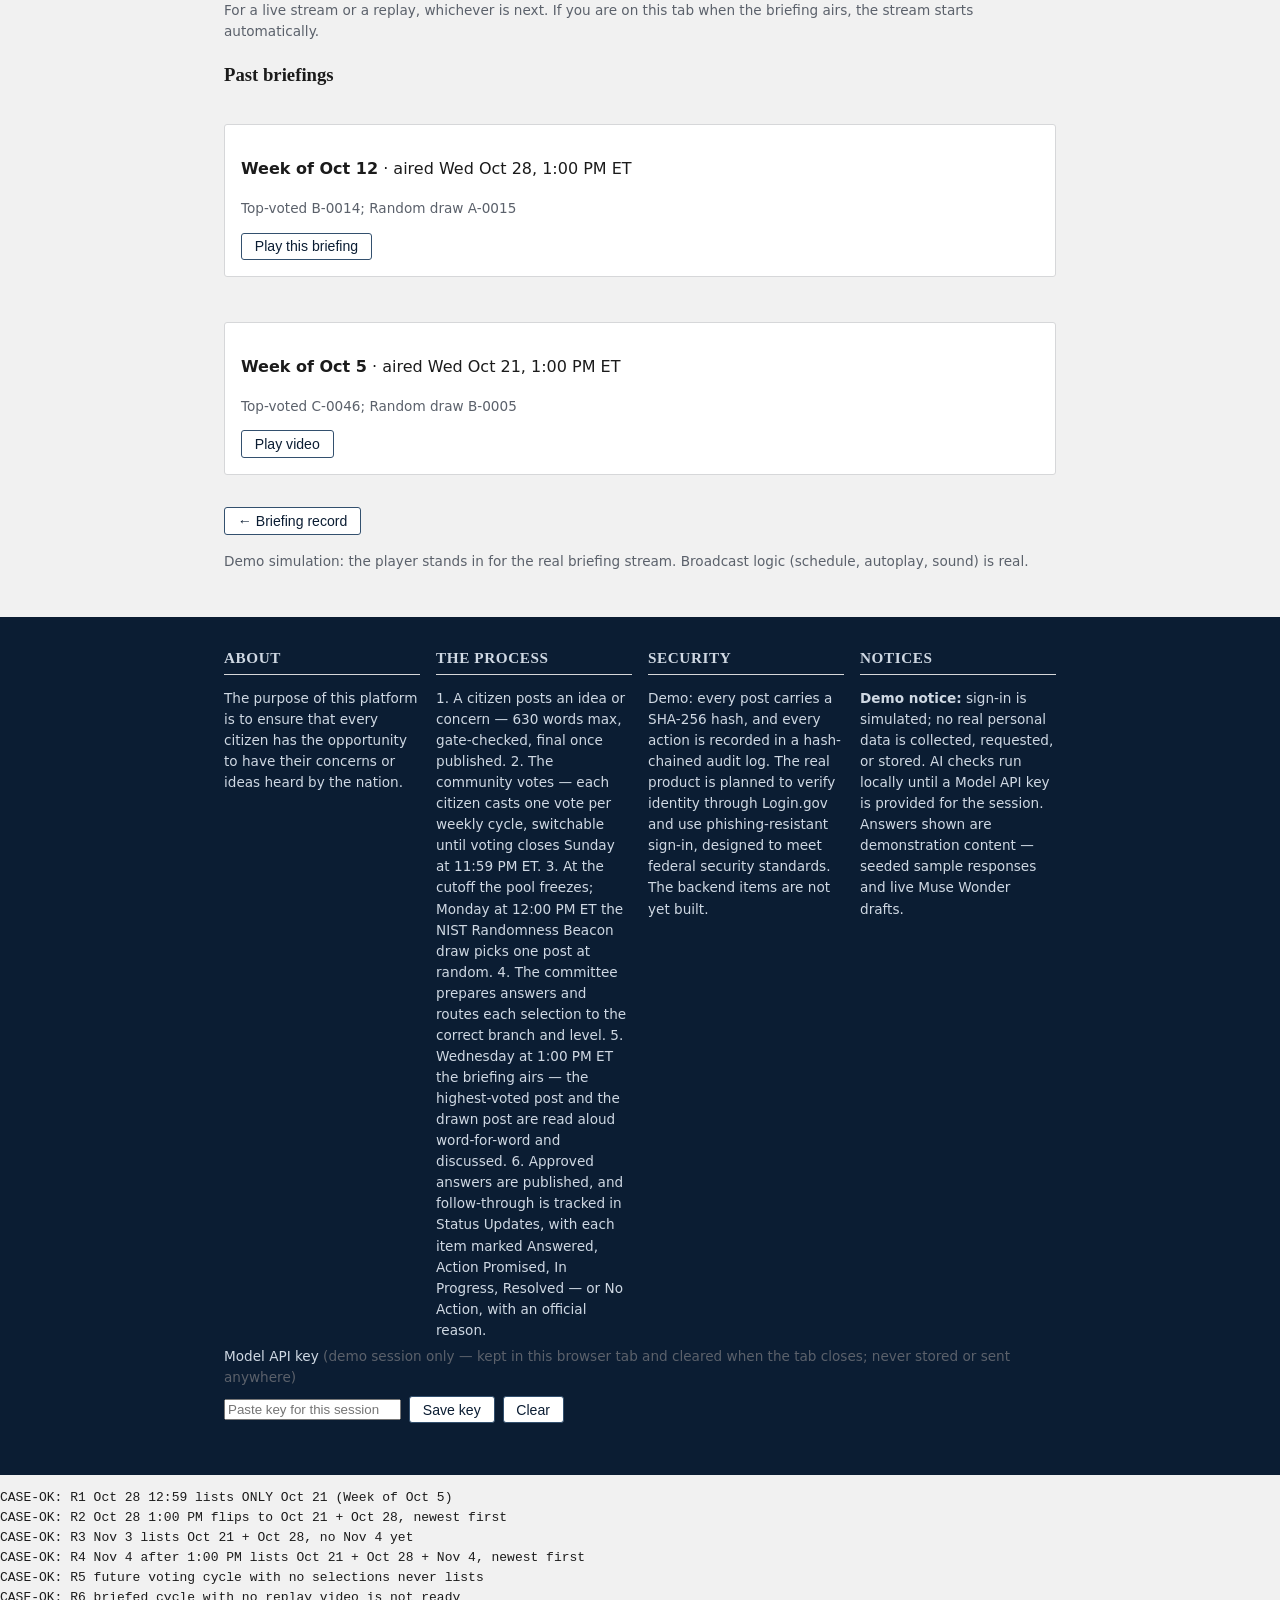
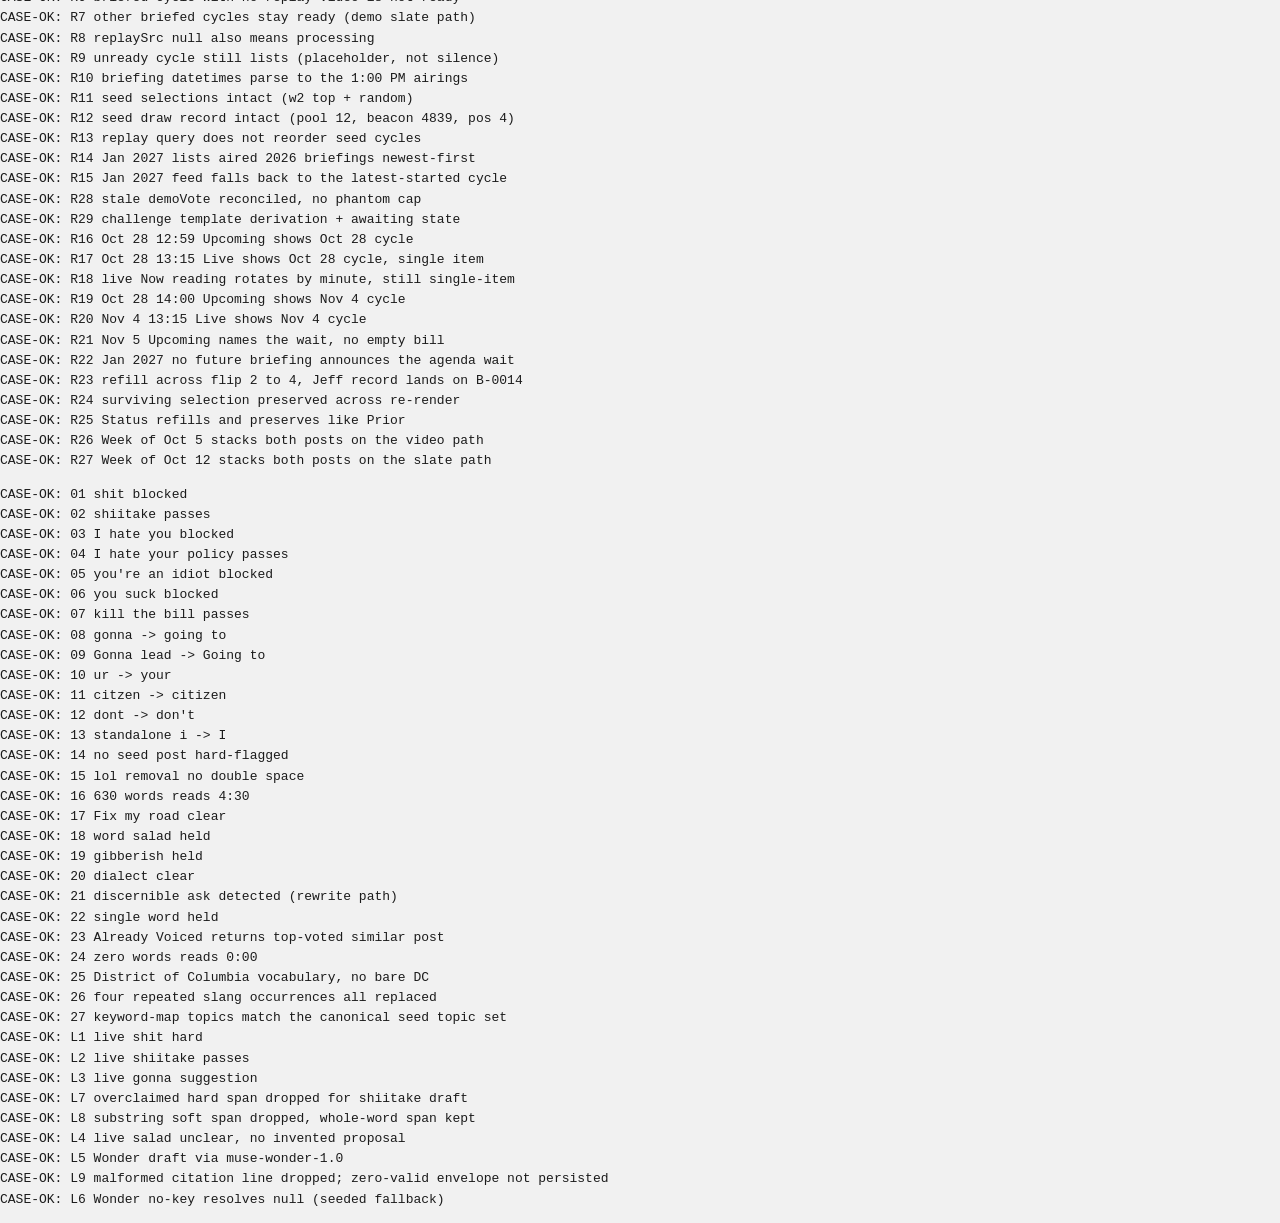
<file: tests/run-tests.html>
<!DOCTYPE html>
<html lang="en">
<head>
<meta charset="utf-8">
<meta name="viewport" content="width=device-width, initial-scale=1">
<title>The Podium Demo — A Civic Portal</title>
<meta name="description" content="Verified citizens post ideas and concerns. The community votes. Each week the top-voted post plus one randomly drawn post are read aloud verbatim and addressed in a public briefing.">
<link rel="stylesheet" href="../css/style.css">
</head>
<body><section class="wrap" id="runner-summary" aria-live="polite"><h2>Test run</h2><p>Running suites (replay-timing + podium-24case)...</p></section>
<a class="skip-link" href="#main">Skip to main content</a>

<div class="gov-banner"><div class="wrap"><span class="flag-mark" aria-hidden="true"></span><span><span id="govText">An official website of the United States government</span> <button type="button" class="how-you-know" id="govHow" aria-expanded="false" aria-controls="govPanel"><span id="govHowLabel">Here&rsquo;s how you know.</span><svg class="chev" width="10" height="7" viewBox="0 0 10 7" aria-hidden="true"><path d="M1 1l4 4 4-4" fill="none" stroke="currentColor" stroke-width="1.5"/></svg></button></span></div><div class="wrap"><strong class="gov-qual" id="govDemo">Demo — not an official U.S. government website.</strong></div><div class="wrap gov-panel" id="govPanel" hidden></div></div>

<header class="site-header">
  <div class="wrap header-row">
    <div class="brand">
      <span class="brand-mark" aria-hidden="true">&#9673;</span>
      <div>
        <h1 class="brand-title">THE PODIUM DEMO</h1>
      </div>
    </div>
    <div class="citizen-box">
      <span class="citizen-chip" id="citizenChip">Not signed in</span>
      <button type="button" class="btn btn-small" id="switchCitizenBtn">Sign in</button>
      <label id="langWrap"><span id="langLabel">Language</span>
        <select id="langSel" aria-label="Language"><option value="en">English</option><option value="es">Espa&ntilde;ol</option></select>
      </label>
    </div>
  </div>
  <p class="wrap brand-sub">The purpose of this platform is to ensure that every citizen has the opportunity to have their concerns or ideas heard by the nation.</p>
  <nav class="wrap main-nav" aria-label="Primary">
    <button type="button" class="tab is-active" data-view="feed" aria-current="page">Live Feed</button>
    <button type="button" class="tab" data-view="post">Submit Post</button>
    <button type="button" class="tab" data-view="briefing">The Weekly Briefing</button>
    <button type="button" class="tab" data-view="prior">Prior Posts &amp; Answers</button>
    <button type="button" class="tab" data-view="status">Status Updates</button>
    <button type="button" class="tab" data-view="committee">Committee</button>
    <button type="button" class="tab" data-view="watch">Watch Live <span class="tab-live" id="watchTabLive" hidden>LIVE</span></button>
  </nav>
</header>

<main id="main" class="wrap">

  <!-- THE VERBATIM RULE: shown at top of home page and above the composer -->
  <section class="rule-card" id="ruleCard" aria-labelledby="ruleHeading">
    <h2 id="ruleHeading">The Verbatim Rule</h2>
    <p>By the rules of this portal, the highest-voted post <strong>MUST</strong> be read aloud &mdash; word for word, exactly as its author wrote it &mdash; and discussed, by a representative of the United States, in front of the entire country. Another post, drawn at random, must be read and discussed the same way.</p>
    <p>AI will be used to detect profanity and errors and to suggest corrections to grammar and clearer formatting. It will never steer you: your topic, your position, or your meaning. And once your post is published, it is final.</p>
    <p>Keep in mind that your post may be read in front of the entire nation. Write in your most professional manner. Profanity, slurs, and personal attacks will not post. State your idea or concern plainly and professionally. You are not posting a comment. You are addressing the nation &mdash; speaking to and for every American. Treat it with the respect it deserves.</p>
    <p>Even if the committee cannot resolve an issue, it has at least brought light to the concern. That is the fundamental purpose of this platform: to shine a light on concerns and ideas, and to seek to resolve them or implement helpful changes.</p>
    <details class="fine-print">
      <summary id="fineSummary">Fine print (official register)</summary>
      <p class="fine-print-lede" id="fineLede">All submissions are subject to automated pre-publication review. Submissions containing profanity, slurs, or personal attacks shall not be published. Submissions containing slang or errors materially affecting comprehensibility shall be held pending correction by the submitting party, with suggested revisions provided for consideration; no submission shall be altered by the System without the submitting party&rsquo;s express action. Weekly selections shall consist of (i) the submission receiving the highest number of votes during the applicable period and (ii) one (1) submission selected by random drawing from among all eligible published submissions. Selected submissions shall be read aloud in their entirety, verbatim, and discussed in the weekly briefing. A published submission is final and shall not be edited or redacted.</p>
      <h3 class="statements-heading" id="statementsHeading">Statements of policy, principles, and fundamentals</h3>
      <p id="finePurpose">The purpose of this platform is to ensure that every citizen has the opportunity to have their concerns or ideas heard by the nation. Citizens will address the nation and speak on its behalf.</p>
      <ul id="fineList">
        <li>The highest-voted post and one randomly drawn post are read aloud in full, word for word, by a representative of the United States and discussed in the weekly briefing. No editor stands between author and nation. Nothing is edited after posting.</li>
        <li>AI detects problems and suggests wording only before publication. It never steers a post's topic, position, or meaning, and never changes, substitutes, or declines a post on its own.</li>
        <li>Profanity, slurs, and personal attacks are blocked outright and never publish. Slang, misspellings, grammar, and unclear text are held with suggested rewording; the author accepts the suggestion or retypes the text, and AI never changes text silently. Held drafts are not published, do not enter the draw, and do not use the citizen's one-post slot.</li>
        <li>Once published, a post is final. It cannot be deleted, withdrawn, archived, or hidden.</li>
        <li>Voting is upvote-only. Each citizen casts one vote per weekly cycle, switchable until voting closes Sunday at 11:59 PM ET.</li>
        <li>Each citizen may submit one post per weekly cycle.</li>
        <li>Posts are limited to 630 words.</li>
        <li>The random draw is tamper-proof: the eligible pool is frozen in a fixed published order at the cutoff, and the position is the NIST Randomness Beacon value modulo the pool size, plus one. The draw is internal only, with no button, replay, or re-roll.</li>
        <li>The committee prepares answers only. It never alters, substitutes, delays, or declines a selection. It reviews selections one week in advance and routes each answer to the correct branch and level.</li>
        <li>The committee does not fund. It asks for funds and allocates funds.</li>
        <li>Committee answers begin as AI drafts that the committee votes on as written &mdash; never edited &mdash; and approves as the committee, the answerer of record; no individual member is named. AI never delivers a final answer alone and never touches a citizen post. The drafts are public: the public sees the drafts and the vote, not only approved answers.</li>
        <li>An exact-duplicate post in the same cycle does not create a new post; the citizen is offered an upvote on the existing post, with no option to post it anyway. The draw pool excludes the winner and any post exactly matching the winner. Posts that are similar but not identical receive only an advisory note.</li>
        <li>The Live Feed shows the current cycle only. Posts from past cycles that were never selected are deleted; selected posts are kept as the briefing record.</li>
        <li>Posting and voting run from Monday 12:00 AM to Sunday 11:59 PM ET. The pool freezes at the Sunday cutoff, the draw is Monday at 12:00 PM ET, the committee votes Friday and sends agency requests Saturday, the agency prepares its position Monday&ndash;Tuesday, and the briefing airs Wednesdays at 1:00 PM ET as the fixed opening segment.</li>
        <li>This Week shows only the most recently aired briefing. Next Week shows the next briefing's selections. A briefing's replay is published when that briefing airs. Prior Posts &amp; Answers and Status Updates list aired selections only.</li>
        <li>Participation is limited to verified citizens; in this demo, verification is simulated only, and no real identification is collected or stored.</li>
        <li>Language: a citizen may post in any language. The original post is the official record and is read aloud verbatim in the author's language. Translations are machine aids for readers and never replace the original.</li>
        <li id="fineLi18">Live activity: when &lsquo;Simulate live activity&rsquo; is enabled, the feed shows AI-generated demonstration posts, clearly labeled. They are never voted on, never drawn, and never briefed.</li>
        <li id="fineLi19">Mock accounts: signing up stores a local profile in this browser only, with no real identity verification.</li>
        <li id="fineLi20">Real sign-in/sign-up: shown as a preview; the backend and text verification are not yet built.</li>
        <li id="fineLi21">Security: every post carries a SHA-256 hash, and every action is recorded in a hash-chained audit log.</li>
      </ul>
    </details>
  </section>

  <!-- ============ FEED ============ -->
  <section id="view-feed" class="view" aria-label="Feed of citizen posts">
    <h2 class="sr-only">Live Feed</h2>
    <div class="feed-controls">
      <div class="subtabs" role="tablist" aria-label="Feed order">
        <button type="button" class="subtab is-active" data-feed="recent" role="tab" aria-selected="true">Recent</button>
        <button type="button" class="subtab" data-feed="top" role="tab" aria-selected="false">Top Voted</button>
        <button type="button" class="subtab" data-feed="needs" role="tab" aria-selected="false">Needs Votes</button>
        <button type="button" class="subtab" data-feed="discover" role="tab" aria-selected="false">Discover</button>
      </div>
      <div class="feed-filters">
        <label class="filter-label" id="topicFilterWrap">Topic
          <select id="topicFilter"></select>
        </label>
        <label class="filter-label" id="searchWrap">Keyword search
          <input type="search" id="searchInput" placeholder="e.g. bridges, school lunches" autocomplete="off">
        </label>
        <label class="filter-label" id="pageSizeWrap">Per page
          <select id="pageSizeSel">
            <option value="10">10</option>
            <option value="20" selected>20</option>
            <option value="50">50</option>
          </select>
        </label>
      </div>
      <div class="topic-list" id="topicList" aria-label="Filter by topic"></div>
      <p class="hint" id="voteRule">Each citizen casts one vote per weekly cycle, switchable until voting closes Sunday at 11:59 PM ET.</p>
    </div>
    <p class="feed-note" id="feedNote"></p>
    <ol class="post-list" id="postList"></ol>
    <div class="pager" id="feedPager" hidden>
      <button type="button" class="btn btn-small" id="prevPage">&#8592; Prev</button>
      <span class="hint" id="pageInfo" aria-live="polite">Page 1 of 1</span>
      <button type="button" class="btn btn-small" id="nextPage">Next &#8594;</button>
    </div>
  </section>

  <!-- ============ COMPOSER ============ -->
  <section id="view-post" class="view" hidden aria-label="Post composer">
    <h2 class="sr-only">Submit Post</h2>
    <div class="mini-rule" role="note" aria-label="Reminder of the rule">
      <strong>The Verbatim Rule applies.</strong> Your post may be read aloud, word for word, in front of the entire nation. Profanity, slurs, and personal attacks will not post. Once published, it is final.
      <a href="#ruleCard" id="readFullRule">Read the full rule</a>
    </div>
    <div id="onePostNotice" class="notice" hidden></div>
    <form id="composerForm" novalidate>
      <div class="composer-row">
        <div class="field">
          <label for="composerTopic">Topic <span class="hint">Pick a topic, or accept the single AI suggestion at review.</span></label>
          <select id="composerTopic"></select>
        </div>
        <div class="field timer-field">
          <span class="timer" id="readTimer">read-aloud time &#8776; 0:00 of 4:30</span>
          <span class="hint">read-aloud time &middot; max 630 words</span>
          <span class="ai-mode" id="aiMode">AI: local fallback</span>
        </div>
      </div>
      <div class="field">
        <label for="composerText">Your address to the nation</label>
        <textarea id="composerText" rows="8" maxlength="9000" placeholder="State your idea or concern plainly and professionally&hellip;" aria-describedby="gateMessages voicedPanel"></textarea>
      </div>
      <div id="gateMessages" aria-live="polite"></div>
      <div id="softFlags"></div>
      <div id="clarityPanel" hidden></div>
      <aside id="voicedPanel" class="voiced" hidden aria-live="polite"></aside>
      <div class="composer-actions">
        <button type="button" class="btn btn-secondary" id="previewBtn">Hear it as the nation will</button>
        <button type="button" class="btn btn-secondary" id="hearDraftBtn">Hear this draft</button>
        <button type="submit" class="btn btn-primary" id="publishBtn">Publish (final)</button>
      </div>
      <p class="hint">Publishing is final: posts cannot be edited or redacted. The AI checks wording only &mdash; never your topic, position, or meaning.</p>
    </form>
  </section>

  <!-- ============ BRIEFING ============ -->
  <section id="view-briefing" class="view" hidden aria-label="Weekly briefing">
    <h2 id="briefingTitle">This week&rsquo;s briefing</h2>
    <p class="lede">Two posts take up most of the segment: the highest-voted post and one post drawn at random. Both are read aloud verbatim and answered. Follow-ups on earlier posts get only a brief live mention; the full record lives under Prior Posts &amp; Answers and Status Updates.</p>
    <p class="lede">The weekly schedule (all times ET): posting and voting week Monday 00:00 &#8594; Sunday 23:59; cutoff Sunday 23:59, when the eligible pool is frozen and published; draw Monday 12:00, pre-announced; committee week Monday &#8594; Sunday to evaluate both selected posts and formulate both answers — answers ONLY, it can never alter, substitute, delay, or decline a selection; briefing Wednesday 1:00 PM. The Podium segment is the fixed opening segment of the Wednesday briefing: if no regular briefing is scheduled that Wednesday, the segment still runs on its own at the same time.</p>
    <p><button type="button" class="btn btn-small" id="gotoWatchBtn">Watch Live &#8594;</button> <span class="hint">Attend the airing of this briefing.</span></p>

    <section class="card" id="testDraftSection" aria-labelledby="testDraftHeading">
      <h3 id="testDraftHeading">Test: Draft with Wonder &#8212; Jeff B-0014</h3>
      <p class="hint" id="testDraftLede">Demo test control. Drafts a fresh answer for Jeff B-0014 (Week 2, briefed Oct 28) alongside the original record, for comparison only. The original answer is unchanged.</p>
      <div id="testDraftZone"></div>
    </section>

    <ol class="pipeline" id="pipelineList"></ol>

    <section id="nextSection" aria-labelledby="nextHeading">
      <h3 id="nextHeading">Next Week</h3>
      <p class="hint">Selected posts in committee review. Answers are still being formulated — never presented as final. These selections are published after the Monday draw, once the draw has selected the posts: the full posts for the next briefing appear here from the draw onward, in full, with approved answers published as soon as the committee approves them.</p>
      <ul id="nextList" class="next-list"></ul>
    </section>


    <section class="card" aria-labelledby="drawHeading">
      <h3 id="drawHeading">The random draw &mdash; verifiably fair</h3>
      <p>The eligible pool is frozen and published <em>first</em> (all posts that passed the wording check since the last draw, minus the top-voted winner). The system runs the draw at the pre-announced time: <code>position = beacon value modulo the pool size + 1</code>. Random selection conducted using the NIST Randomness Beacon.</p>
      <dl class="draw-facts" id="drawFacts"></dl>
      <h4>Excluded from the pool</h4>
      <ul id="excludedList" class="excluded-list"></ul>
      <p class="hint">Read-only record: pool size, beacon timestamp and value, computed position, and the drawn post. The draw is an internal system function — nothing here re-runs it.</p>
      <h4>Worked example</h4>
      <p class="worked">Pool of 12, beacon value ending &hellip;4839 &rarr; 4839 mod 12 = 3 &rarr; +1 = <strong>post #4</strong>.</p>
      <p class="hint">Committee rule: the committee prepares answers ONLY. It can never alter, substitute, delay, or decline a selected post. It has one week to formulate an answer and route the topic to the right branch or level of government.</p>
    </section>

  </section>

  <!-- ============ WATCH LIVE ============ -->
  <section id="view-watch" class="view" hidden aria-label="Watch live broadcast">
    <h2>Watch Live</h2>
    <p class="lede">Attend the weekly briefing broadcast. The Weekly Briefing tab holds the record of what was and will be discussed; this tab is the airing itself.</p>
    <div class="demo-bar" id="watchDemoBar">
      <span class="hint"><strong>Demo only:</strong> broadcast states (Upcoming, Live, Replay) can be previewed on demand. The real product follows the clock.</span>
      <div class="btn-row" role="group" aria-label="Preview broadcast state">
        <button type="button" class="btn btn-small" data-watch-state="auto" aria-pressed="true">Auto (clock)</button>
        <button type="button" class="btn btn-small" data-watch-state="upcoming" aria-pressed="false">Upcoming</button>
        <button type="button" class="btn btn-small" data-watch-state="live" aria-pressed="false">Live</button>
        <button type="button" class="btn btn-small" data-watch-state="replay" aria-pressed="false">Replay</button>
      </div>
    </div>
    <div id="watchMain"></div>
    <section aria-labelledby="watchLibraryHeading">
      <h3 id="watchLibraryHeading">Past briefings</h3>
      <ul id="watchLibrary" class="watch-library"></ul>
    </section>
    <p><button type="button" class="btn btn-small" id="backToBriefingBtn">&#8592; Briefing record</button></p>
    <p class="hint">Demo simulation: the player stands in for the real briefing stream. Broadcast logic (schedule, autoplay, sound) is real.</p>
  </section>

  <!-- ============ COMMITTEE ============ -->
  <section id="view-committee" class="view" hidden aria-label="Citizen committee roster">
    <h2 id="committeeHeading">Committee</h2>
    <p class="lede" id="committeeLede">The committee is 12 ordinary verified citizens, chosen by random draw, serving 12-week terms, with one new citizen joining every week. The committee works for the citizen whose post was selected &mdash; it reviews and approves the answers, and follows through until the issue is resolved. It does not fund; it asks for and allocates funds.</p>
    <details class="fine-print" id="committeeRules">
      <summary id="committeeRulesSummary">Committee rules &mdash; selection, pay, structure &amp; schedule</summary>
      <h3 class="statements-heading" id="committeeRulesSelectionH">How members are selected</h3>
      <p id="committeeRulesSelectionB">Twelve ordinary verified citizens, chosen by random draw from a national pool using the NIST Randomness Beacon &mdash; the same method as the post draw, proof against rigging. Selection is a summons, not a draft: if your name comes up, you agree to serve or decline and the next citizen is drawn. To serve you must be a verified citizen, 18 or older, with no post in the current cycle, not a government employee, and not currently incarcerated or on parole or probation &mdash; a past felony does not exclude you; eligibility returns 5 years after the sentence is fully complete. Terms are 12 weeks, one new citizen joins every week, and after cycling out you sit out 12 weeks. No more than 2 terms per year. No committee member can submit a post while serving on the committee, for the whole 12-week term.</p>
      <h3 class="statements-heading" id="committeeRulesPayH">Pay</h3>
      <p id="committeeRulesPayB">Members are paid $150 per day, for Friday and Saturday ($300 a week). The solo thinking days are not separately paid. Travel, hotel, and meals for the weekly in-person meeting are covered separately at government rates and booked directly &mdash; members never pay out of pocket &mdash; plus childcare support for in-person days. The pay is $150 flat, no top-up. The plan isn't for committee members to get rich off this &mdash; it's more of a public service.</p>
      <h3 class="statements-heading" id="committeeRulesStructureH">Structure</h3>
      <p id="committeeRulesStructureB">Twelve members, each holding an equal share of the decision-making power. Government agency liaisons advise only and do not vote. Each week the committee receives the selected posts and the AI-drafted answers and votes on whether to follow the AI suggestions. A split vote means no action on that post this week and the post reverts to shine light &mdash; it is still read aloud and tracked, never buried. The narrator and the committee spokesperson are permanent salaried roles who present only: the narrator reads posts word-for-word and the spokesperson presents the committee's approved answers. Neither has any authority over posts or answers. If either quits or is fired, the committee hires a replacement. Hiring and dismissal are by committee vote, against public criteria.</p>
      <h3 class="statements-heading" id="committeeRulesScheduleH">Weekly schedule</h3>
      <p id="committeeRulesScheduleB">Members receive the selected posts as soon as they are selected and have 3 days on their own to think about them. They all meet in person on Friday to deliberate and vote, and on Saturday to send the agency requests and set tracking in motion. The agency's response arrives Wednesday morning by video call, and the narrator and the committee spokesperson make the script and record live at 1:00 PM ET. Travel and lodging for every member every week are covered at government rates and booked directly.</p>
      <h3 class="statements-heading" id="committeeRulesStartupH">Starting the program: the first committee</h3>
      <p id="committeeRulesStartupP1">The program starts with 12 new citizens selected at once, by the same NIST draw and summons as every later selection.</p>
      <p id="committeeRulesStartupP2">To reach the steady rotation &mdash; one member joining and one leaving each Monday &mdash; the first 12 serve staggered starting terms. Each member is assigned an exit week, 1 through 12, by a single NIST random draw at the first meeting. The member assigned week 1 cycles out after one week of service; the member assigned week 2 cycles out after two weeks; and so on until the member assigned week 12, who serves the full twelve weeks.</p>
      <p id="committeeRulesStartupP3">Each Monday, the member cycling out is replaced by a new member drawn the same way, so the committee always has 12 serving members. After the twelfth week, every seat is on a normal 12-week term and the steady rotation is in place.</p>
      <p id="committeeRulesStartupP4">A full 12-week term pays $300 a week &mdash; $3,600. The member who cycles out first serves one week and is paid $300: the biggest financial loss of the starting group, $3,300 less than a full term. Each later exit loses less; the member who serves all twelve weeks loses nothing.</p>
      <p id="committeeRulesStartupP5">This is not a penalty. The staggered exit is what makes the rotation possible: without it, all 12 would leave at once after twelve weeks and the committee would lose all of its experience in a single week. With it, eleven experienced members always remain to carry the work and teach the newcomer. The first members out are the ones who make the program work &mdash; their short first terms are a crucial part of starting it, not a punishment for anything they did.</p>
      <p id="committeeRulesStartupP6">A short starting term still counts as a term for the sit-out rule: after cycling out, a member sits out twelve weeks before being eligible again.</p>
    </details>
    <ul id="committeeList" class="post-list"></ul>
    <p class="hint" id="committeeNote">One citizen cycles out and one new citizen joins every week, so the committee is always 12 people with a mix of experience.</p>
  </section>

  <!-- ============ PRIOR POSTS & ANSWERS ============ -->
  <section id="view-prior" class="view" hidden aria-label="Prior posts and answers archive">
    <h2>Prior Posts &amp; Answers</h2>
    <p class="lede">The archive of past briefing selections: each item shows the original post, verbatim, plus the committee&rsquo;s answer. Check anytime &mdash; this is not part of the live show.</p>
    <label class="filter-label">Selected post
      <select id="priorSelect"></select>
    </label>
    <article class="card" id="priorCard"></article>
  </section>

  <!-- ============ STATUS UPDATES ============ -->
  <section id="view-status" class="view" hidden aria-label="Status updates follow-through record">
    <h2>Status Updates</h2>
    <p class="lede">The follow-through record: each item shows the dated progress updates plus the current status. Check anytime &mdash; this is not part of the live show.</p>
    <label class="filter-label">Selected post
      <select id="statusSelect"></select>
    </label>
    <article class="card" id="statusCard"></article>
  </section>

</main>

<footer class="site-footer">
  <div class="wrap footer-cols">
    <div class="footer-col">
      <h2 id="footerAbout">About</h2>
      <p id="footerAboutText">The purpose of this platform is to ensure that every citizen has the opportunity to have their concerns or ideas heard by the nation.</p>
    </div>
    <div class="footer-col">
      <h2 id="footerProcess">The Process</h2>
      <p id="footerProcessChain">1. A citizen posts an idea or concern &#8212; 630 words max, gate-checked, final once published. 2. The community votes &#8212; each citizen casts one vote per weekly cycle, switchable until voting closes Sunday at 11:59 PM ET. 3. At the cutoff the pool freezes; Monday at 12:00 PM ET the NIST Randomness Beacon draw picks one post at random. 4. The committee prepares answers and routes each selection to the correct branch and level. 5. Wednesday at 1:00 PM ET the briefing airs &#8212; the highest-voted post and the drawn post are read aloud word-for-word and discussed. 6. Approved answers are published, and follow-through is tracked in Status Updates, with each item marked Answered, Action Promised, In Progress, Resolved &#8212; or No Action, with an official reason.</p>
    </div>
    <div class="footer-col">
      <h2 id="footerSecurity">Security</h2>
      <p id="footerSecurityNote">Demo: every post carries a SHA-256 hash, and every action is recorded in a hash-chained audit log. The real product is planned to verify identity through Login.gov and use phishing-resistant sign-in, designed to meet federal security standards. The backend items are not yet built.</p>
    </div>
    <div class="footer-col">
      <h2 id="footerNotices">Notices</h2>
      <p id="footerDemoNotice"><strong>Demo notice:</strong> sign-in is simulated; no real personal data is collected, requested, or stored. AI checks run locally until a Model API key is provided for the session. Answers shown are demonstration content &mdash; seeded sample responses and live Muse Wonder drafts.</p>
    </div>
  </div>
  <div class="wrap key-row">
    <label for="apiKeyInput"><span id="apiKeyLabel">Model API key</span> <span class="hint" id="apiKeyHint">(demo session only — kept in sessionStorage, cleared when the tab closes; never committed)</span></label>
    <input type="password" id="apiKeyInput" autocomplete="off" placeholder="Paste key for this session">
    <button type="button" class="btn btn-small" id="apiKeySave">Save key</button>
    <button type="button" class="btn btn-small" id="apiKeyClear">Clear</button>
  </div>
</footer>

<!-- Preview modal -->
<div class="modal-backdrop" id="previewModal" hidden>
  <div class="modal" role="dialog" aria-modal="true" aria-labelledby="previewTitle">
    <h3 id="previewTitle">Weekly briefing &mdash; verbatim reading</h3>
    <p class="hint" id="previewMeta"></p>
    <p class="hint" id="previewTopic" hidden></p>
    <blockquote class="verbatim" id="previewBody"></blockquote>
    <div class="modal-actions">
      <button type="button" class="btn btn-secondary" id="previewClose">Back to editing</button>
      <button type="button" class="btn btn-primary" id="previewPublish">Publish (final)</button>
    </div>
  </div>
</div>

<!-- Citizen switcher modal -->
<div class="modal-backdrop" id="citizenModal" hidden>
  <div class="modal" role="dialog" aria-modal="true" aria-labelledby="citizenModalTitle">
    <h3 id="citizenModalTitle">Switch demo citizen</h3>
    <p class="hint">Simulated sign-in. No real identity is used. Pick any demo citizen to post and vote as them.</p>
    <p class="notice" id="citizenPrompt" hidden></p>
    <ul class="citizen-list" id="citizenList"></ul>
    <div class="modal-actions">
      <button type="button" class="btn btn-secondary" id="citizenClose">Cancel</button>
    </div>
  </div>
</div>

<script>
/* Committed test-runner clock control (tests/run-tests.html only).
   Wraps Date so suite cases can freeze it via window.__setAt(iso) and
   restore it via window.__realNowIso. Explicit ET offsets in the cases
   keep them TZ-independent. With no ?at= param the target starts at the
   real now, so plain runs stay clock-honest. */
(function () {
  var RealDate = window.Date;
  var m = /[?&]at=([^&]+)/.exec(location.search);
  var target = m ? new RealDate(decodeURIComponent(m[1])) : new RealDate();
  window.__realNowIso = new RealDate(target.getTime()).toISOString();
  window.__setAt = function (iso) { target = new RealDate(iso); };
  function P() {
    if (arguments.length === 0) return new RealDate(target.getTime());
    var a = Array.prototype.slice.call(arguments);
    return new (Function.prototype.bind.apply(RealDate, [null].concat(a)))();
  }
  P.now = function () { return target.getTime(); };
  P.parse = RealDate.parse;
  P.UTC = RealDate.UTC;
  P.prototype = RealDate.prototype;
  window.Date = P;
})();

</script>
<script src="../js/seed.js"></script>
<script src="../js/ai-adapter.js"></script>
<script src="../js/store.js"></script>
<script src="../js/app.js"></script>
<script src="./replay-timing.js"></script>
<script src="./podium-24case.js"></script>
<script>
/* Committed test-runner summary (tests/run-tests.html only). Polls for
   both suite result blocks, then prints per-suite pass/total, the
   combined total, and every failure by name. Lines starting R belong
   to the replay suite; all others to the gate suite. */
(function () {
  var tries = 0;
  function collect() {
    var per = { replay: { ok: 0, fail: 0 }, gate: { ok: 0, fail: 0 } };
    var fails = [], skips = [], pres = 0, totalOk = 0, totalFail = 0;
    Array.prototype.forEach.call(document.querySelectorAll("pre#probe-out"), function (p) {
      pres++;
      p.textContent.split("\n").forEach(function (ln) {
        /* CASE lines read "CASE-OK: R16 ..." / "CASE-FAIL: R17 ..." /
           "CASE-SKIP: R16-R22 ...", so the suite tag follows the colon. */
        var suite = (/: R\d/.test(ln)) ? "replay" : "gate";
        if (/^CASE-OK/.test(ln)) { totalOk++; per[suite].ok++; }
        else if (/^CASE-FAIL/.test(ln)) { totalFail++; per[suite].fail++; fails.push(ln); }
        else if (/^CASE-SKIP/.test(ln)) { skips.push(ln); }
      });
    });
    return { pres: pres, per: per, fails: fails, skips: skips, ok: totalOk, fail: totalFail };
  }
  function render(done) {
    var r = collect();
    var box = document.querySelector("#runner-summary");
    var html = "<h2>Test run</h2><p>replay-timing: <strong>" + r.per.replay.ok + "/" +
      (r.per.replay.ok + r.per.replay.fail) + "</strong> · podium-24case: <strong>" +
      r.per.gate.ok + "/" + (r.per.gate.ok + r.per.gate.fail) + "</strong> · combined: <strong>" +
      r.ok + "/" + (r.ok + r.fail) + "</strong>" +
      (r.skips.length ? " · skipped: " + r.skips.length : "") + (done ? "" : " (waiting for suites…)") + "</p>";
    if (r.fails.length) {
      html += "<h3>Failures</h3><ul>" + r.fails.map(function (f) {
        return "<li>" + f.replace(/&/g, "&amp;").replace(/</g, "&lt;") + "</li>";
      }).join("") + "</ul>";
    }
    if (r.skips.length) {
      html += "<h3>Skipped (no runner clock/DOM)</h3><ul>" + r.skips.map(function (s) {
        return "<li>" + s.replace(/&/g, "&amp;").replace(/</g, "&lt;") + "</li>";
      }).join("") + "</ul>";
    }
    box.innerHTML = html;
    if (done) document.title = "RUNNER-DONE ok=" + r.ok + " fail=" + r.fail;
  }
  function tick() {
    tries++;
    var n = document.querySelectorAll("pre#probe-out").length;
    if (n >= 2 || tries > 300) render(n >= 2);
    else { render(false); setTimeout(tick, 100); }
  }
  tick();
})();

</script>
</body>
</html>
</file>
<file: css/style.css>
/* The Podium — mobile-first, dependency-free styles */
:root {
  --navy: #112e51;
  --navy-deep: #0b1d33;
  --header: #00539b;
  --rule-bg: #fff1d2;
  --accent: #205493;
  --accent-soft: #e1f3f8;
  --paper: #f1f1f1;
  --card: #ffffff;
  --ink: #1b1b1b;
  --muted: #5b616b;
  --line: #d6d7d9;
  --ok: #2e8540;
  --bad: #981b1e;
  --hold: #8a5a00;
  --focus: #3e94cf;
  --radius: 3px;
}
* { box-sizing: border-box; }
html { -webkit-text-size-adjust: 100%; }
body {
  margin: 0;
  font-family: system-ui, -apple-system, "Segoe UI", Roboto, Helvetica, Arial, sans-serif;
  background: var(--paper);
  color: var(--ink);
  line-height: 1.55;
}
.wrap { max-width: 54rem; margin: 0 auto; padding: 0 1rem; }
.sr-only { position: absolute; width: 1px; height: 1px; margin: -1px; padding: 0; overflow: hidden; clip: rect(0 0 0 0); white-space: nowrap; border: 0; }
.skip-link {
  position: absolute; left: -999px; top: 0; background: #fff; padding: .5rem 1rem; z-index: 99;
}
.skip-link:focus { left: 0; outline: 3px solid var(--focus); }

/* Header */
.site-header { background: var(--header); color: #fff; padding-bottom: .5rem; border-bottom: 4px solid #fdb81e; }
.header-row { display: flex; flex-wrap: wrap; gap: .75rem; align-items: center; justify-content: space-between; padding-top: .9rem; }
.brand { display: flex; gap: .6rem; align-items: center; }
.brand-mark { font-size: 1.6rem; color: var(--accent-soft); }
.brand-title { margin: 0; font-size: 1.35rem; letter-spacing: .06em; }
.brand-sub { margin: .35rem auto 0; font-size: .85rem; color: #d7dee8; }
.citizen-box { display: flex; gap: .5rem; align-items: center; flex-wrap: wrap; }
.citizen-chip { font-size: .85rem; background: var(--navy-deep); border: 1px solid #33506e; border-radius: 3px; padding: .25rem .7rem; }
.verified { color: #9fe6a0; font-weight: 600; white-space: nowrap; }
.main-nav { display: flex; gap: .3rem; margin-top: .7rem; flex-wrap: nowrap; }
html[lang="es"] .main-nav { flex-wrap: wrap; } /* Spanish labels are longer: wrap instead of clipping */
@media (max-width: 900px) { .main-nav { flex-wrap: wrap; } } /* narrow screens keep the wrapping fallback */
.tab {
  appearance: none; border: 1px solid #33506e; background: transparent; color: #fff;
  border-radius: 3px; padding: .45rem .6rem; font-size: .9rem; cursor: pointer; white-space: nowrap;
}
.tab.is-active { background: var(--accent-soft); color: var(--navy-deep); border-color: var(--accent-soft); font-weight: 700; }
a:focus-visible,
button:focus-visible, input:focus-visible, select:focus-visible, textarea:focus-visible, summary:focus-visible {
  outline: 3px solid var(--focus); outline-offset: 2px;
}

/* Rule */
.rule-card {
  background: var(--rule-bg); border: 2px solid var(--accent); border-radius: var(--radius);
  padding: 1rem 1.1rem; margin: 1rem 0;
}
.rule-card h2 { margin: 0 0 .4rem; font-size: 1.15rem; letter-spacing: .02em; }
.rule-card p { margin: .5rem 0; }
.fine-print { margin-top: .6rem; border-top: 1px solid var(--line); padding-top: .5rem; }
.fine-print summary { cursor: pointer; font-weight: 600; }
.fine-print p.fine-print-lede { font-size: .85rem; color: var(--muted); }
.fine-print h3.statements-heading { font-size: .85rem; color: var(--muted); margin: .5rem 0; }
.mini-rule {
  background: var(--accent-soft); border: 1px solid var(--accent); border-radius: var(--radius);
  padding: .6rem .8rem; margin: 1rem 0; font-size: .92rem;
}
.mini-rule a { font-weight: 600; }

/* Views & cards */
.view { padding-bottom: 2rem; }
.card { background: var(--card); border: 1px solid var(--line); border-radius: var(--radius); padding: 1rem; margin: 1rem 0; }
.lede { color: #333; }
.hint { color: var(--muted); font-size: .85rem; }
.notice { background: #e8f1ff; border: 1px solid #9db9e8; border-radius: var(--radius); padding: .6rem .8rem; margin: 1rem 0; }

/* Feed */
.feed-controls { margin-top: 1rem; }
.subtabs { display: flex; gap: .4rem; flex-wrap: wrap; }
.subtab {
  appearance: none; border: 1px solid var(--line); background: var(--card); color: var(--ink);
  border-radius: 3px; padding: .35rem .9rem; cursor: pointer; font-size: .92rem;
}
.subtab.is-active { background: var(--navy); color: #fff; border-color: var(--navy); font-weight: 700; }
.feed-filters { display: flex; gap: 1rem; flex-wrap: wrap; margin-top: .6rem; }
.filter-label { display: grid; gap: .2rem; font-weight: 600; font-size: .9rem; }
.filter-label[hidden] { display: none; }
.filter-label select, .filter-label input { font-weight: 400; min-width: 0; }
select, input[type="search"], input[type="text"], textarea {
  font: inherit; padding: .5rem .6rem; border: 1px solid #8d8d8d; border-radius: 3px; background: #fff; color: var(--ink); max-width: 100%;
}
.feed-note { color: var(--muted); font-size: .9rem; }
.post-list { list-style: none; margin: 0; padding: 0; display: grid; gap: 1rem; }
.post { background: var(--card); }
.post-meta { display: flex; gap: .5rem; flex-wrap: wrap; align-items: baseline; font-size: .85rem; color: var(--muted); }
.post-author { font-weight: 700; color: var(--ink); }
.post-topic { background: #eef1f4; border-radius: 3px; padding: .05rem .6rem; font-size: .8rem; }
.post-status { border-radius: 3px; padding: .05rem .6rem; font-size: .8rem; font-weight: 700; }
.post-status.top { background: var(--navy); color: #fff; }
.post-status.random { background: var(--accent-soft); color: #112e51; border: 1px solid var(--accent); }
.post-status.live { background: #fff; color: var(--navy); border: 1px dashed var(--accent); }
.livefeed-row { margin-top: .5rem; }
.livefeed-toggle { display: inline-flex; gap: .45rem; align-items: center; font-weight: 600; font-size: .9rem; cursor: pointer; }
.post-body { margin: .5rem 0; white-space: pre-wrap; overflow-wrap: break-word; font-size: 1.125rem; line-height: 1.6; }
.post-actions { display: flex; gap: .6rem; align-items: center; margin-top: .4rem; flex-wrap: wrap; }
.topic-list { display: flex; gap: .4rem; flex-wrap: wrap; margin-top: .6rem; }
.topic-btn[aria-pressed="true"] { background: var(--navy); color: #fff; border-color: var(--navy); }
.pager { display: flex; gap: .8rem; align-items: center; margin: .8rem 0; }
.pager[hidden] { display: none; }
.vote-btn {
  appearance: none; border: 2px solid var(--navy); background: #fff; color: var(--navy);
  border-radius: 3px; padding: .3rem .9rem; font-weight: 700; cursor: pointer; font-size: .95rem;
}
.vote-btn[aria-pressed="true"] { background: var(--navy); color: #fff; }
.vote-count { font-size: .9rem; color: var(--muted); }

/* Composer */
.composer-row { display: flex; gap: 1rem; flex-wrap: wrap; align-items: end; justify-content: space-between; }
.field { display: grid; gap: .25rem; margin: .6rem 0; }
.field label { font-weight: 700; }
.timer-field { text-align: right; }
.timer { font-size: 1.2rem; font-weight: 800; font-variant-numeric: tabular-nums; }
.timer.over { color: var(--bad); }
#composerText { width: 100%; min-height: 10rem; }
.gate-error { background: #fdecec; border: 1px solid var(--bad); color: #7a1013; border-radius: 3px; padding: .6rem .8rem; margin: .5rem 0; }
.gate-hold { background: #fff6e3; border: 1px solid var(--hold); color: #5c3d00; border-radius: 3px; padding: .6rem .8rem; margin: .5rem 0; }
.gate-ok { background: #e9f7ee; border: 1px solid var(--ok); color: #14532d; border-radius: 3px; padding: .6rem .8rem; margin: .5rem 0; }
.flag-chip {
  display: inline-block; border: 1px solid var(--hold); background: #fff; border-radius: 3px;
  padding: .15rem .5rem; margin: .15rem; font-size: .88rem;
}
.flag-chip button { margin-left: .4rem; cursor: pointer; }
.composer-actions { display: flex; gap: .6rem; flex-wrap: wrap; margin-top: .7rem; }
.btn {
  appearance: none; border-radius: 3px; padding: .55rem 1.2rem; font-size: 1rem; cursor: pointer; border: 2px solid transparent;
}
.btn-primary { background: var(--navy); color: #fff; border-color: var(--navy); font-weight: 700; }
.btn-secondary { background: #fff; color: var(--navy); border-color: var(--navy); font-weight: 600; }
.btn-small { padding: .3rem .8rem; font-size: .88rem; background: #fff; color: var(--navy-deep); border: 1px solid #33506e; }
.btn[disabled] { opacity: .55; cursor: not-allowed; }
.voiced { background: #f1f1f1; border: 1px solid #d6d7d9; border-left: 5px solid #aeb0b5; border-radius: 0 var(--radius) var(--radius) 0; padding: .8rem 1rem; margin: .7rem 0; }
.voiced h3 { margin: 0; font-size: 1rem; font-weight: 600; }
.voiced-head { display: flex; justify-content: space-between; align-items: center; gap: .5rem; }
.voiced-close { appearance: none; background: transparent; border: 1px solid #aeb0b5; border-radius: 3px; color: var(--muted); cursor: pointer; padding: .1rem .5rem; font-size: .88rem; }
.voiced .reminder { font-style: italic; color: var(--muted); }
.voiced .exits { display: flex; gap: .5rem; flex-wrap: wrap; margin-top: .5rem; }

/* Briefing */
.pipeline { list-style: none; margin: 0; padding: 0; display: grid; gap: 1rem; }
.stage { display: flex; gap: .5rem; align-items: center; margin: .6rem 0; flex-wrap: wrap; }
.stage-step { border: 1px solid var(--line); background: #f1f1f1; border-radius: 3px; padding: .2rem .7rem; font-size: .82rem; }
.stage-step.done { background: var(--navy); color: #fff; border-color: var(--navy); font-weight: 700; }
.stage-arrow { color: var(--muted); }
.badge-top { background: var(--navy); color: #fff; border-radius: 3px; padding: .1rem .5rem; font-size: .8rem; font-weight: 800; letter-spacing: .04em; }
.badge-random { background: var(--accent); color: #fff; border-radius: 3px; padding: .1rem .5rem; font-size: .8rem; font-weight: 800; letter-spacing: .04em; }
.draw-facts { display: grid; grid-template-columns: auto 1fr; gap: .25rem .8rem; }
.draw-facts dt { font-weight: 700; }
.draw-facts dd { margin: 0; word-break: break-all; }
.worked { background: #eef1f4; border-radius: 3px; padding: .5rem .7rem; }

/* Tracker */
.verbatim {
  border-left: 4px solid var(--navy); margin: .7rem 0; padding: .6rem .9rem; background: #f4f6f8; white-space: pre-wrap; overflow-wrap: break-word;
}
.updates { margin: .3rem 0; padding-left: 1.2rem; }
.status-pill { display: inline-block; background: var(--navy); color: #fff; border-radius: 3px; padding: .1rem .7rem; font-size: .85rem; font-weight: 700; }

/* Modals */
.modal-backdrop { position: fixed; inset: 0; background: rgba(8, 28, 49, .6); display: grid; place-items: center; padding: 1rem; z-index: 50; }
.modal-backdrop[hidden] { display: none; }
.modal { background: #fff; border-radius: 3px; max-width: 34rem; width: 100%; padding: 1.2rem; max-height: 90vh; overflow: auto; }
.modal-actions { display: flex; gap: .6rem; flex-wrap: wrap; margin-top: .8rem; }
.citizen-list { list-style: none; margin: .5rem 0; padding: 0; display: grid; gap: .4rem; }
.citizen-list button {
  width: 100%; text-align: left; background: var(--paper); border: 1px solid var(--line);
  border-radius: 3px; padding: .5rem .7rem; cursor: pointer; font-size: .95rem;
}

.share-btn {
  appearance: none; border: 1px solid var(--navy); background: #fff; color: var(--navy);
  border-radius: 3px; padding: .3rem .9rem; font-weight: 600; cursor: pointer; font-size: .9rem;
}
.ref-code { font-family: ui-monospace, "SF Mono", Menlo, Consolas, monospace; background: #eef1f4; border-radius: 4px; padding: 0 .4rem; font-size: .8rem; font-weight: 700; white-space: nowrap; }
.seal-code { font-family: ui-monospace, "SF Mono", Menlo, Consolas, monospace; background: #eef1f4; border-radius: 4px; padding: 0 .4rem; font-size: .8rem; font-weight: 700; white-space: nowrap; }
.zone { border-radius: 3px; padding: .7rem .9rem; margin: .6rem 0; }
.zone-post { background: #f4f6f8; border: 1px solid var(--navy); border-left: 5px solid var(--navy); }
.zone-answer { background: #fff; border: 1px solid var(--accent); border-left: 5px solid var(--accent); }
.zone-label { display: block; font-size: .78rem; font-weight: 800; letter-spacing: .05em; text-transform: uppercase; margin-bottom: .3rem; }
.zone-post .zone-label { color: var(--navy); }
.zone-answer .zone-label { color: var(--accent); }
.zone-post blockquote, .zone-answer blockquote { margin: .2rem 0; padding: 0; border: 0; background: transparent; white-space: pre-wrap; overflow-wrap: break-word; }
.thread-hl { outline: 3px solid var(--accent); outline-offset: 2px; }
.next-list { list-style: none; margin: 0 0 1rem; padding: 0; display: grid; gap: .8rem; }
.next-item p { margin: .3rem 0; }
.btn-row { display: flex; gap: .5rem; flex-wrap: wrap; margin-top: .6rem; }

.gov-banner { background: #f1f1f1; color: #1b1b1b; font-size: .8rem; border-bottom: 1px solid #d6d7d9; }
.gov-banner .wrap { display: flex; align-items: center; gap: .5rem; padding-top: .3rem; padding-bottom: .3rem; }
.how-you-know { background: none; border: 0; padding: 0; font: inherit; color: #005ea2; text-decoration: underline; cursor: pointer; display: inline-flex; align-items: center; gap: .25rem; }
.how-you-know .chev { flex: none; }
.how-you-know[aria-expanded="true"] .chev { transform: rotate(180deg); }
.gov-banner .gov-panel { display: block; padding-top: .6rem; padding-bottom: .8rem; border-top: 1px solid #d6d7d9; }
.gov-banner .gov-panel[hidden] { display: none; }
.gov-panel-items { display: grid; gap: .8rem; }
.gov-panel-item { display: flex; gap: .6rem; align-items: flex-start; }
.gov-panel-item .item-icon { flex: none; width: 1.7rem; height: 1.7rem; }
.gov-panel-item .item-icon svg { display: block; width: 100%; height: 100%; }
.gov-panel-item strong { display: block; }
.gov-panel-item p { margin: .15rem 0 0; }
.gov-panel-item .lock-inline { width: .85em; height: .85em; vertical-align: -0.05em; }
@media (min-width: 40rem) { .gov-panel-items { grid-template-columns: 1fr 1fr; } }
.how-you-know .chev { transition: transform .15s ease; }
@media (prefers-reduced-motion: reduce) { .how-you-know .chev { transition: none; } }
.flag-mark { display: inline-block; width: 1.4rem; height: .95rem; flex: none; border: 1px solid #8d8d8d;
  background:
    linear-gradient(to bottom, #112e51 0 46%, transparent 46%) left top / 45% 100% no-repeat,
    repeating-linear-gradient(to bottom, #b31942 0 15%, #fff 15% 30%);
}
.brand-title, h1, h2, h3, h4 { font-family: Georgia, "Times New Roman", serif; }
h2 { text-transform: uppercase; letter-spacing: .04em; border-bottom: 1px solid var(--line); padding-bottom: .3rem; }
.post-list .post { border: 1px solid var(--line); border-radius: 3px; padding: .8rem; }
.post-list .post.is-linked { border: 2px solid var(--accent); background: #fffdf4; border-radius: 3px; }
.updates li { border-bottom: 1px solid var(--line); padding: .3rem 0; }
.footer-cols { display: grid; gap: 1rem; }
.footer-col h2 { font-size: .95rem; }
.footer-col p { margin: .3rem 0; }
.excluded-list { margin: .3rem 0; padding-left: 1.2rem; }
.excluded-list li { margin: .3rem 0; }
.tab-live { background: var(--bad); color: #fff; border-radius: 3px; padding: 0 .4rem; font-size: .75rem; font-weight: 800; margin-left: .3rem; }
.demo-bar { background: var(--card); border: 1px dashed #8d8d8d; border-radius: 3px; padding: .6rem .8rem; margin: 1rem 0; }
#watchDemoBar .is-active { background: var(--navy); color: #fff; }
.player { background: #0b1d33; color: #fff; border-radius: 3px; overflow: hidden; margin: 1rem 0; }
.player canvas { display: block; width: 100%; height: auto; }
.player video { display: block; width: 100%; height: auto; }
.player-bar { display: flex; gap: .6rem; align-items: center; padding: .6rem .8rem; flex-wrap: wrap; }
.live-badge { background: #e31c3d; color: #fff; font-weight: 800; border-radius: 3px; padding: .1rem .5rem; font-size: .85rem; letter-spacing: .05em; }
.unmute-btn { font-size: 1.05rem; font-weight: 700; }
.watch-library { list-style: none; margin: 0 0 1rem; padding: 0; display: grid; gap: .8rem; }
.now-reading { margin: .6rem 0; }

.site-footer { background: var(--navy-deep); color: #cfd8e3; font-size: .85rem; padding: 1rem 0 2rem; }
.ai-mode { font-size: .8rem; color: var(--muted); }
.ai-mode.is-live { color: var(--ok); font-weight: 700; }
.key-row { display: flex; gap: .5rem; align-items: center; flex-wrap: wrap; padding-bottom: 1.2rem; font-size: .85rem; }
.key-row input { max-width: 22rem; }

@media (min-width: 40rem) {
  .brand-title { font-size: 1.6rem; }
  .pipeline { grid-template-columns: 1fr 1fr; }
  .footer-cols { grid-template-columns: 1fr 1fr 1fr 1fr; }
}
@media (prefers-reduced-motion: reduce) {
  * { transition: none !important; animation: none !important; }
}
</file>
